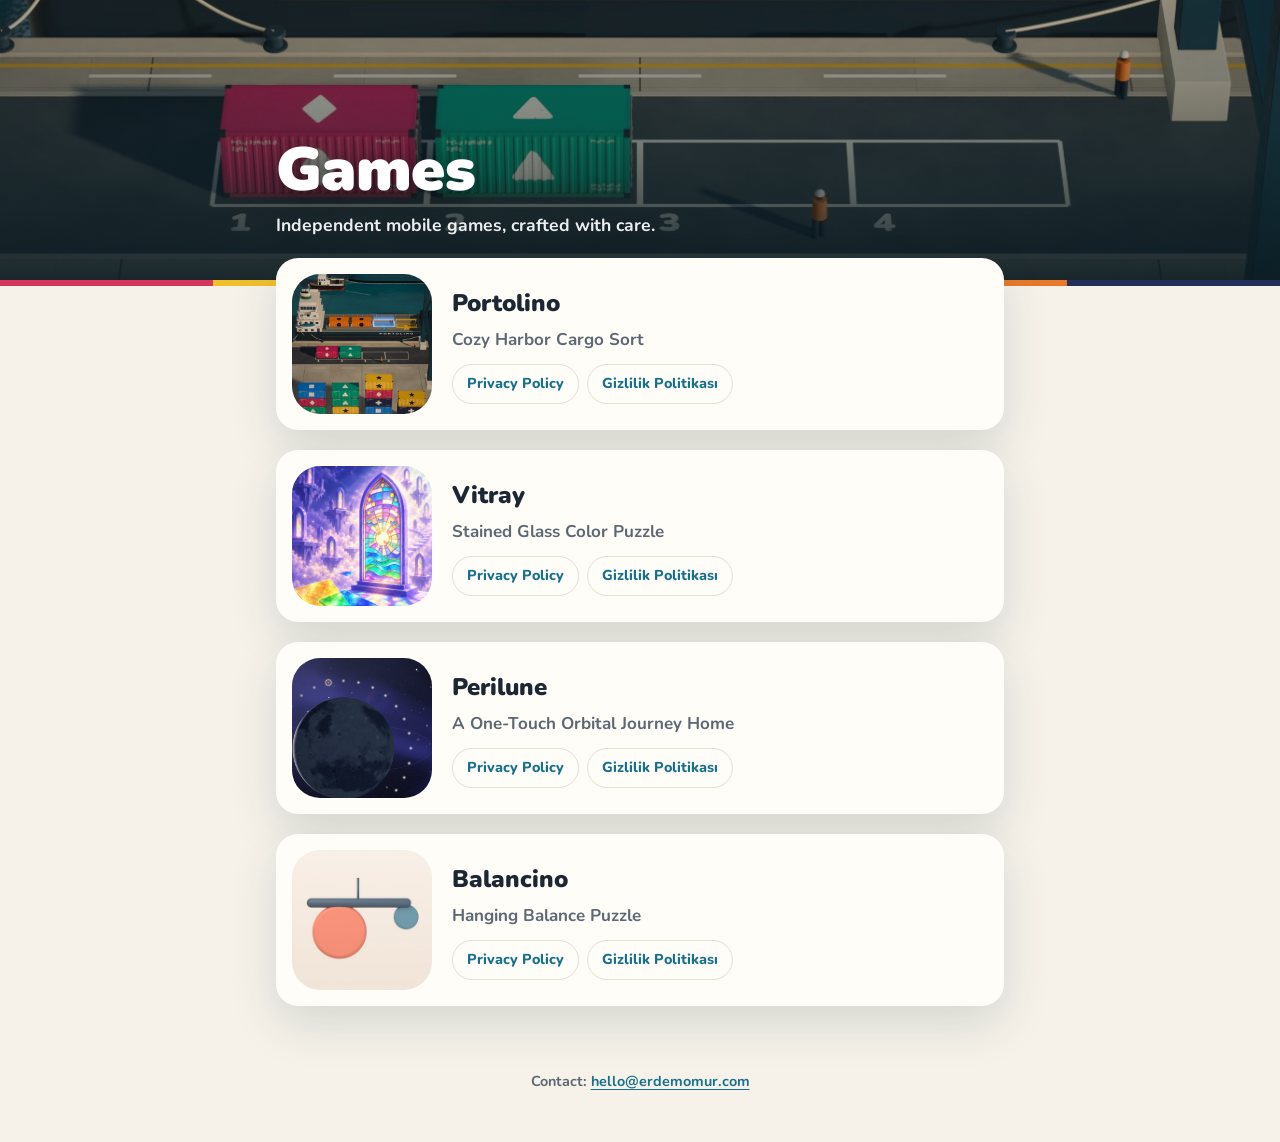
<file: index.html>
<!doctype html>
<html lang="en">
<head>
<meta charset="utf-8">
<meta name="viewport" content="width=device-width, initial-scale=1">
<title>Games</title>
<link rel="stylesheet" href="assets/style.css">
</head>
<body>
<header class="hero" style="background-image: url('assets/portolino/banner.jpg'); min-height: 280px">
<div class="hero-inner">
<p class="wordmark">Games</p>
<p class="tagline">Independent mobile games, crafted with care.</p>
</div>
</header>
<div class="stripe"><span></span><span></span><span></span><span></span><span></span><span></span></div>
<main>
<section class="games">
<article class="game">
<img src="assets/portolino/card.jpg" alt="Portolino harbor with colorful containers">
<div>
<h2>Portolino</h2>
<p>Cozy Harbor Cargo Sort</p>
<div class="links"><a href="portolino/privacy/">Privacy Policy</a><a href="portolino/tr/privacy/">Gizlilik Politikası</a></div>
</div>
</article>
<article class="game">
<img src="assets/vitray/card.jpg" alt="Vitray stained-glass window on a floating island">
<div>
<h2>Vitray</h2>
<p>Stained Glass Color Puzzle</p>
<div class="links"><a href="vitray/privacy/">Privacy Policy</a><a href="vitray/tr/privacy/">Gizlilik Politikası</a></div>
</div>
</article>
<article class="game">
<img src="assets/perilune/card.jpg" alt="Perilune: the Moon ringed by the lights of its 28 nights">
<div>
<h2>Perilune</h2>
<p>A One-Touch Orbital Journey Home</p>
<div class="links"><a href="perilune/privacy/">Privacy Policy</a><a href="perilune/tr/privacy/">Gizlilik Politikası</a></div>
</div>
</article>
<article class="game">
<img src="assets/balancino/card.jpg" alt="Balancino: two weights hanging from a balance rod">
<div>
<h2>Balancino</h2>
<p>Hanging Balance Puzzle</p>
<div class="links"><a href="balancino/privacy/">Privacy Policy</a><a href="balancino/tr/privacy/">Gizlilik Politikası</a></div>
</div>
</article>
</section>
</main>
<footer>Contact: <a href="mailto:hello@erdemomur.com">hello@erdemomur.com</a></footer>
</body>
</html>
</file>
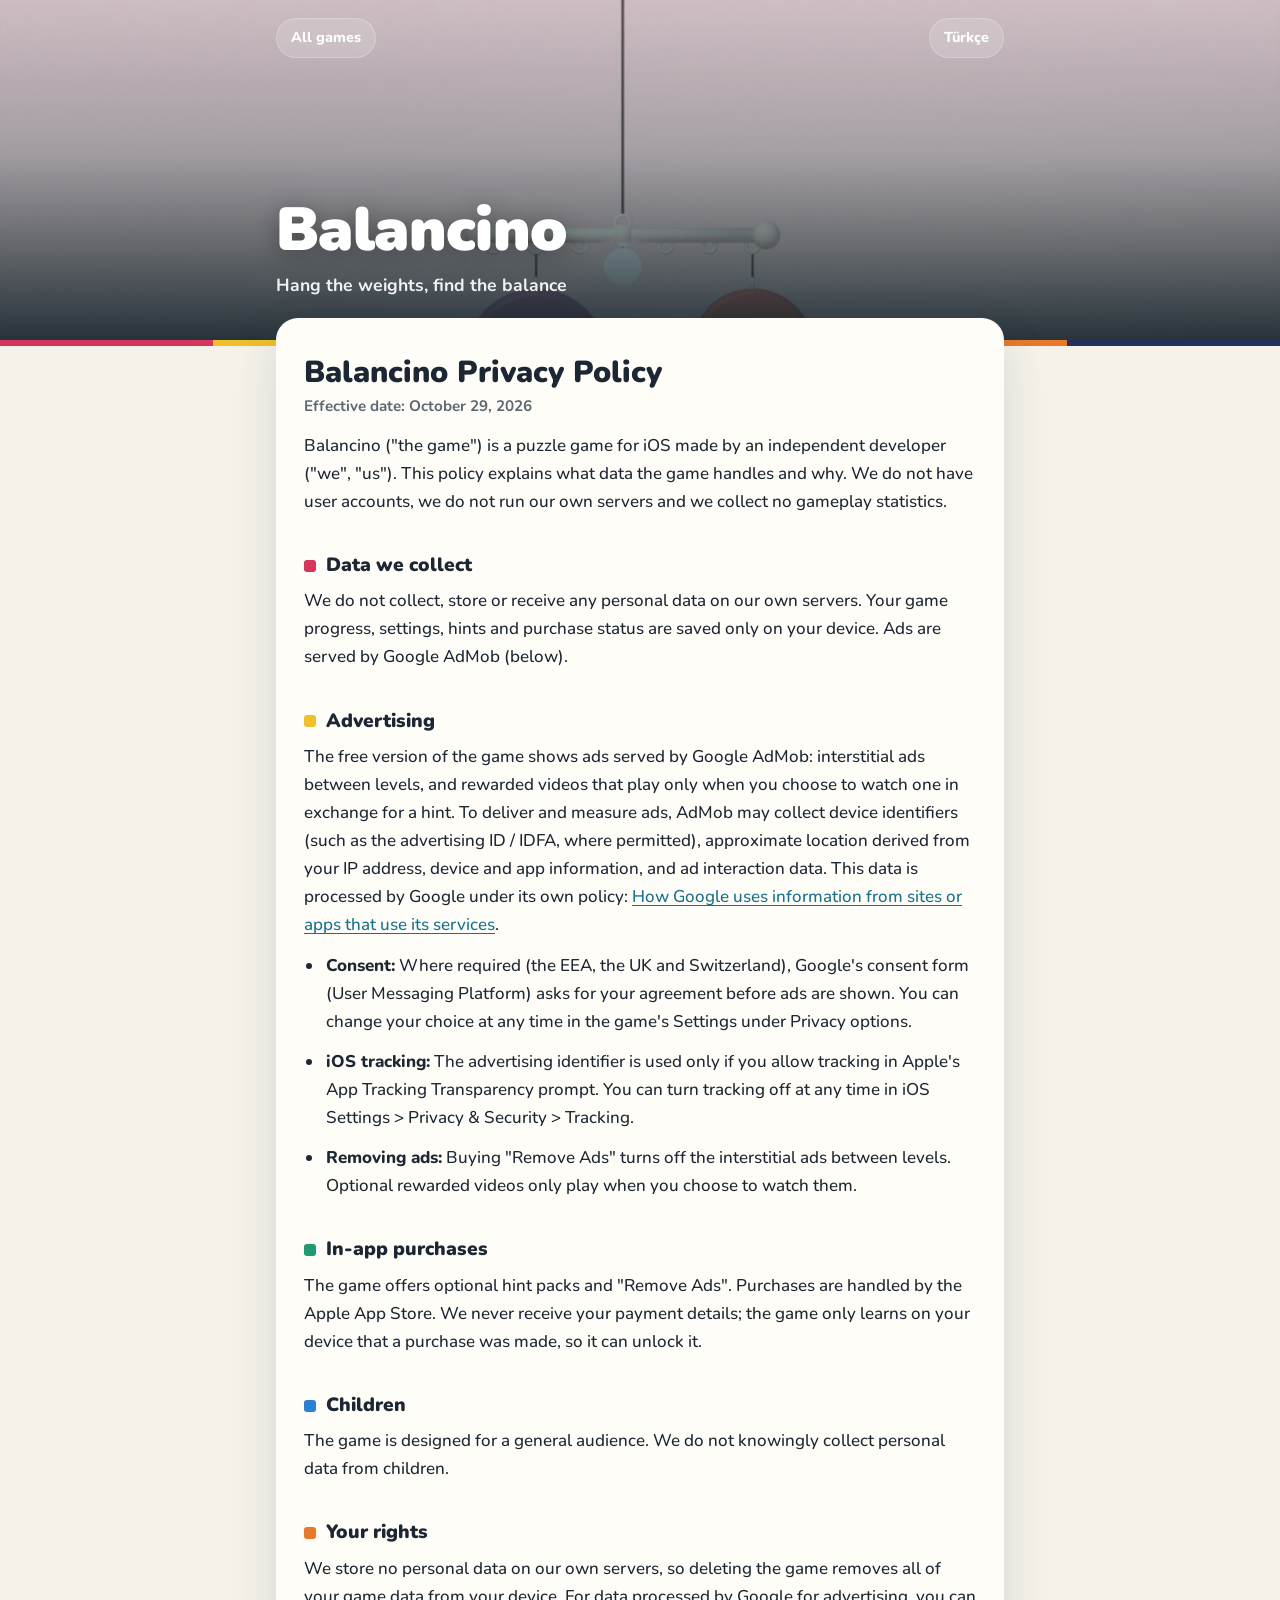
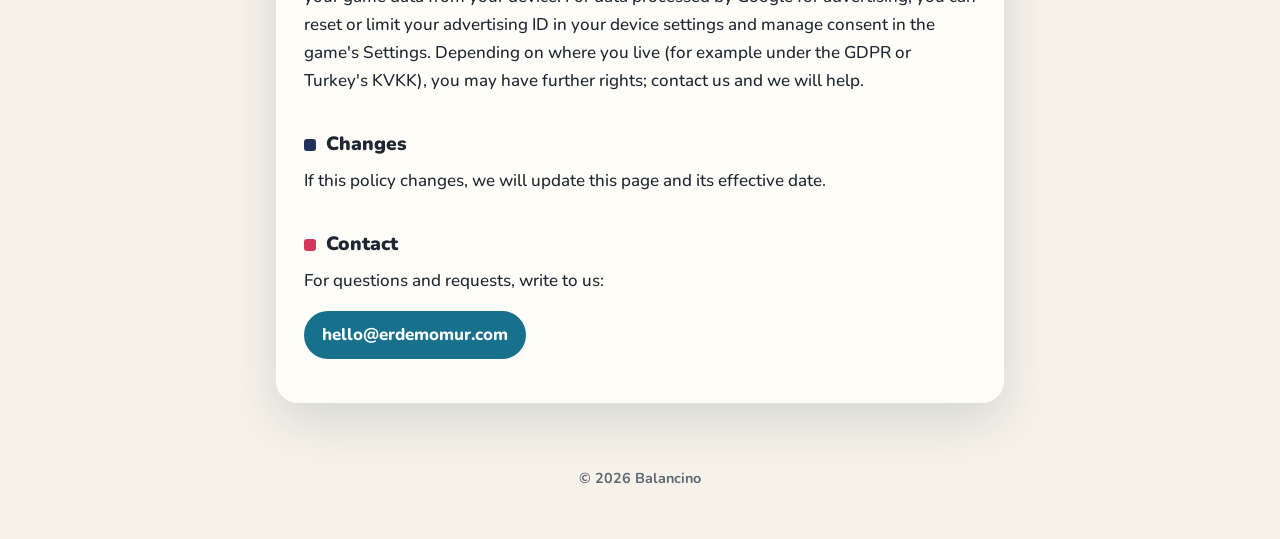
<file: balancino/privacy/index.html>
<!doctype html>
<html lang="en">
<head>
<meta charset="utf-8">
<meta name="viewport" content="width=device-width, initial-scale=1">
<title>Balancino Privacy Policy</title>
<link rel="stylesheet" href="../../assets/style.css">
</head>
<body>
<header class="hero" style="background-image: url('../../assets/balancino/banner.jpg')">
<nav class="topbar"><a href="../../">All games</a><a href="../tr/privacy/">Türkçe</a></nav>
<div class="hero-inner">
<p class="wordmark">Balancino</p>
<p class="tagline">Hang the weights, find the balance</p>
</div>
</header>
<div class="stripe"><span></span><span></span><span></span><span></span><span></span><span></span></div>
<main>
<article class="card">
<h1>Balancino Privacy Policy</h1>
<p class="meta">Effective date: October 29, 2026</p>

<p>Balancino ("the game") is a puzzle game for iOS made by an independent developer ("we", "us"). This policy explains what data the game handles and why. We do not have user accounts, we do not run our own servers and we collect no gameplay statistics.</p>

<h2>Data we collect</h2>
<p>We do not collect, store or receive any personal data on our own servers. Your game progress, settings, hints and purchase status are saved only on your device. Ads are served by Google AdMob (below).</p>

<h2>Advertising</h2>
<p>The free version of the game shows ads served by Google AdMob: interstitial ads between levels, and rewarded videos that play only when you choose to watch one in exchange for a hint. To deliver and measure ads, AdMob may collect device identifiers (such as the advertising ID / IDFA, where permitted), approximate location derived from your IP address, device and app information, and ad interaction data. This data is processed by Google under its own policy: <a href="https://policies.google.com/technologies/partner-sites">How Google uses information from sites or apps that use its services</a>.</p>
<ul>
  <li><strong>Consent:</strong> Where required (the EEA, the UK and Switzerland), Google's consent form (User Messaging Platform) asks for your agreement before ads are shown. You can change your choice at any time in the game's Settings under Privacy options.</li>
  <li><strong>iOS tracking:</strong> The advertising identifier is used only if you allow tracking in Apple's App Tracking Transparency prompt. You can turn tracking off at any time in iOS Settings &gt; Privacy &amp; Security &gt; Tracking.</li>
  <li><strong>Removing ads:</strong> Buying "Remove Ads" turns off the interstitial ads between levels. Optional rewarded videos only play when you choose to watch them.</li>
</ul>

<h2>In-app purchases</h2>
<p>The game offers optional hint packs and "Remove Ads". Purchases are handled by the Apple App Store. We never receive your payment details; the game only learns on your device that a purchase was made, so it can unlock it.</p>

<h2>Children</h2>
<p>The game is designed for a general audience. We do not knowingly collect personal data from children.</p>

<h2>Your rights</h2>
<p>We store no personal data on our own servers, so deleting the game removes all of your game data from your device. For data processed by Google for advertising, you can reset or limit your advertising ID in your device settings and manage consent in the game's Settings. Depending on where you live (for example under the GDPR or Turkey's KVKK), you may have further rights; contact us and we will help.</p>

<h2>Changes</h2>
<p>If this policy changes, we will update this page and its effective date.</p>

<h2>Contact</h2>
<p>For questions and requests, write to us:</p>
<p><a class="contact" href="mailto:hello@erdemomur.com">hello@erdemomur.com</a></p>
</article>
</main>
<footer>© 2026 Balancino</footer>
</body>
</html>
</file>
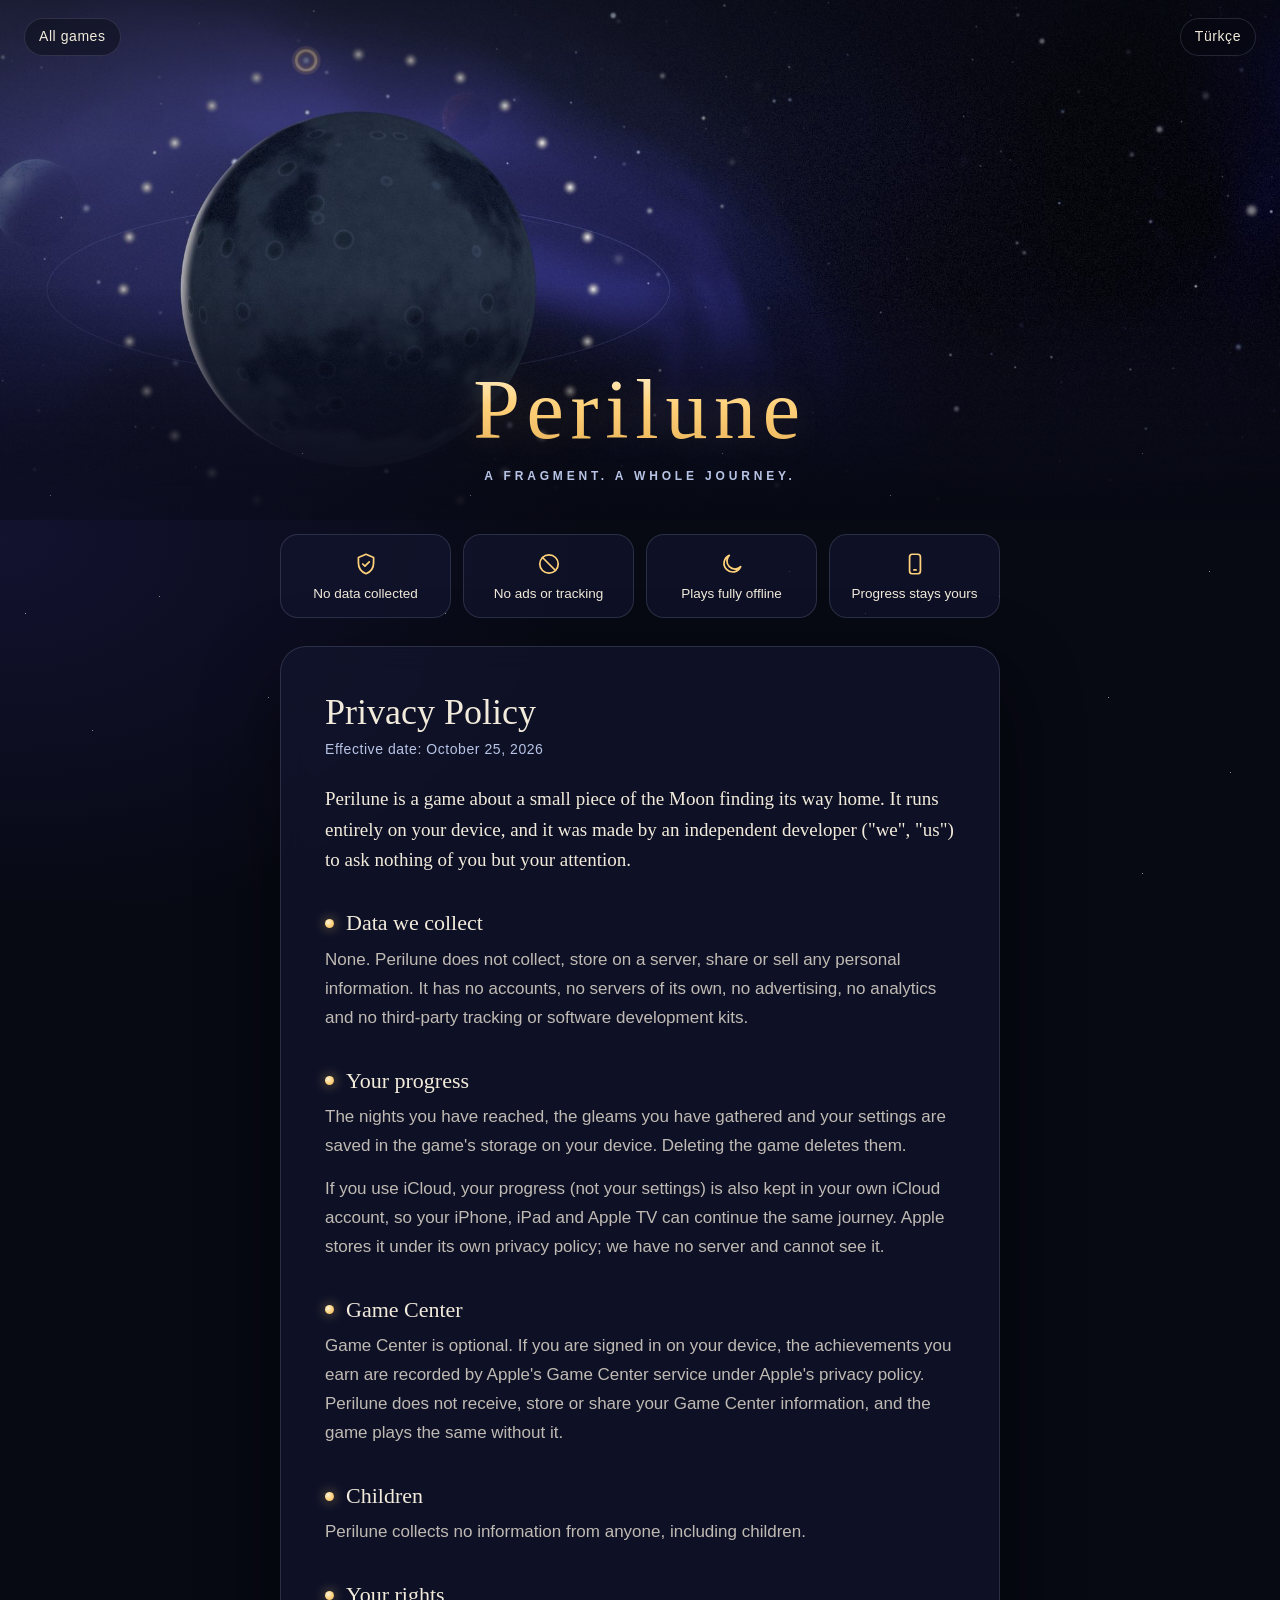
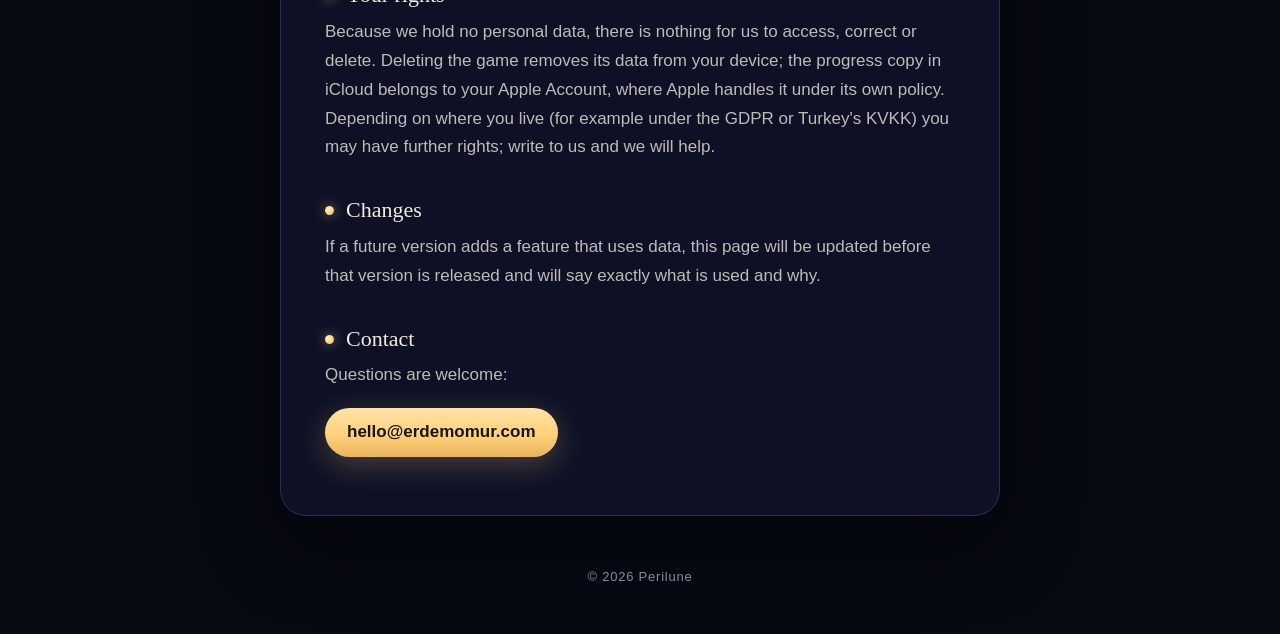
<file: perilune/privacy/index.html>
<!doctype html>
<html lang="en">
<head>
<meta charset="utf-8">
<meta name="viewport" content="width=device-width, initial-scale=1, viewport-fit=cover">
<meta name="theme-color" content="#070913">
<meta name="description" content="Perilune collects no data. No ads, no tracking, no accounts.">
<title>Perilune Privacy Policy</title>
<link rel="stylesheet" href="../../assets/perilune/perilune.css">
</head>
<body>
<header class="hero">
<nav class="topbar"><a href="../../">All games</a><a href="../tr/privacy/" lang="tr">Türkçe</a></nav>
<div class="hero-inner">
<p class="wordmark">Perilune</p>
<p class="tagline">A fragment. A whole journey.</p>
</div>
</header>
<main>
<ul class="glance">
<li><svg viewBox="0 0 24 24" aria-hidden="true"><path d="M12 3l7 3v5c0 4.5-3 8.3-7 10-4-1.7-7-5.5-7-10V6z"/><path d="M9 12l2 2 4-4"/></svg>No data collected</li>
<li><svg viewBox="0 0 24 24" aria-hidden="true"><circle cx="12" cy="12" r="8.5"/><path d="M6 6l12 12"/></svg>No ads or tracking</li>
<li><svg viewBox="0 0 24 24" aria-hidden="true"><path d="M20 14.5A8 8 0 1 1 9.5 4a6.5 6.5 0 0 0 10.5 10.5z"/></svg>Plays fully offline</li>
<li><svg viewBox="0 0 24 24" aria-hidden="true"><rect x="7" y="3" width="10" height="18" rx="2.5"/><path d="M11 17.5h2"/></svg>Progress stays yours</li>
</ul>
<article class="card">
<h1>Privacy Policy</h1>
<p class="meta">Effective date: October 25, 2026</p>

<p class="lead">Perilune is a game about a small piece of the Moon finding its way home. It runs entirely on your device, and it was made by an independent developer ("we", "us") to ask nothing of you but your attention.</p>

<h2>Data we collect</h2>
<p>None. Perilune does not collect, store on a server, share or sell any personal information. It has no accounts, no servers of its own, no advertising, no analytics and no third-party tracking or software development kits.</p>

<h2>Your progress</h2>
<p>The nights you have reached, the gleams you have gathered and your settings are saved in the game's storage on your device. Deleting the game deletes them.</p>
<p>If you use iCloud, your progress (not your settings) is also kept in your own iCloud account, so your iPhone, iPad and Apple TV can continue the same journey. Apple stores it under its own privacy policy; we have no server and cannot see it.</p>

<h2>Game Center</h2>
<p>Game Center is optional. If you are signed in on your device, the achievements you earn are recorded by Apple's Game Center service under Apple's privacy policy. Perilune does not receive, store or share your Game Center information, and the game plays the same without it.</p>

<h2>Children</h2>
<p>Perilune collects no information from anyone, including children.</p>

<h2>Your rights</h2>
<p>Because we hold no personal data, there is nothing for us to access, correct or delete. Deleting the game removes its data from your device; the progress copy in iCloud belongs to your Apple Account, where Apple handles it under its own policy. Depending on where you live (for example under the GDPR or Turkey's KVKK) you may have further rights; write to us and we will help.</p>

<h2>Changes</h2>
<p>If a future version adds a feature that uses data, this page will be updated before that version is released and will say exactly what is used and why.</p>

<h2>Contact</h2>
<p>Questions are welcome:</p>
<p><a class="contact" href="mailto:hello@erdemomur.com">hello@erdemomur.com</a></p>
</article>
</main>
<footer>© 2026 Perilune</footer>
</body>
</html>
</file>
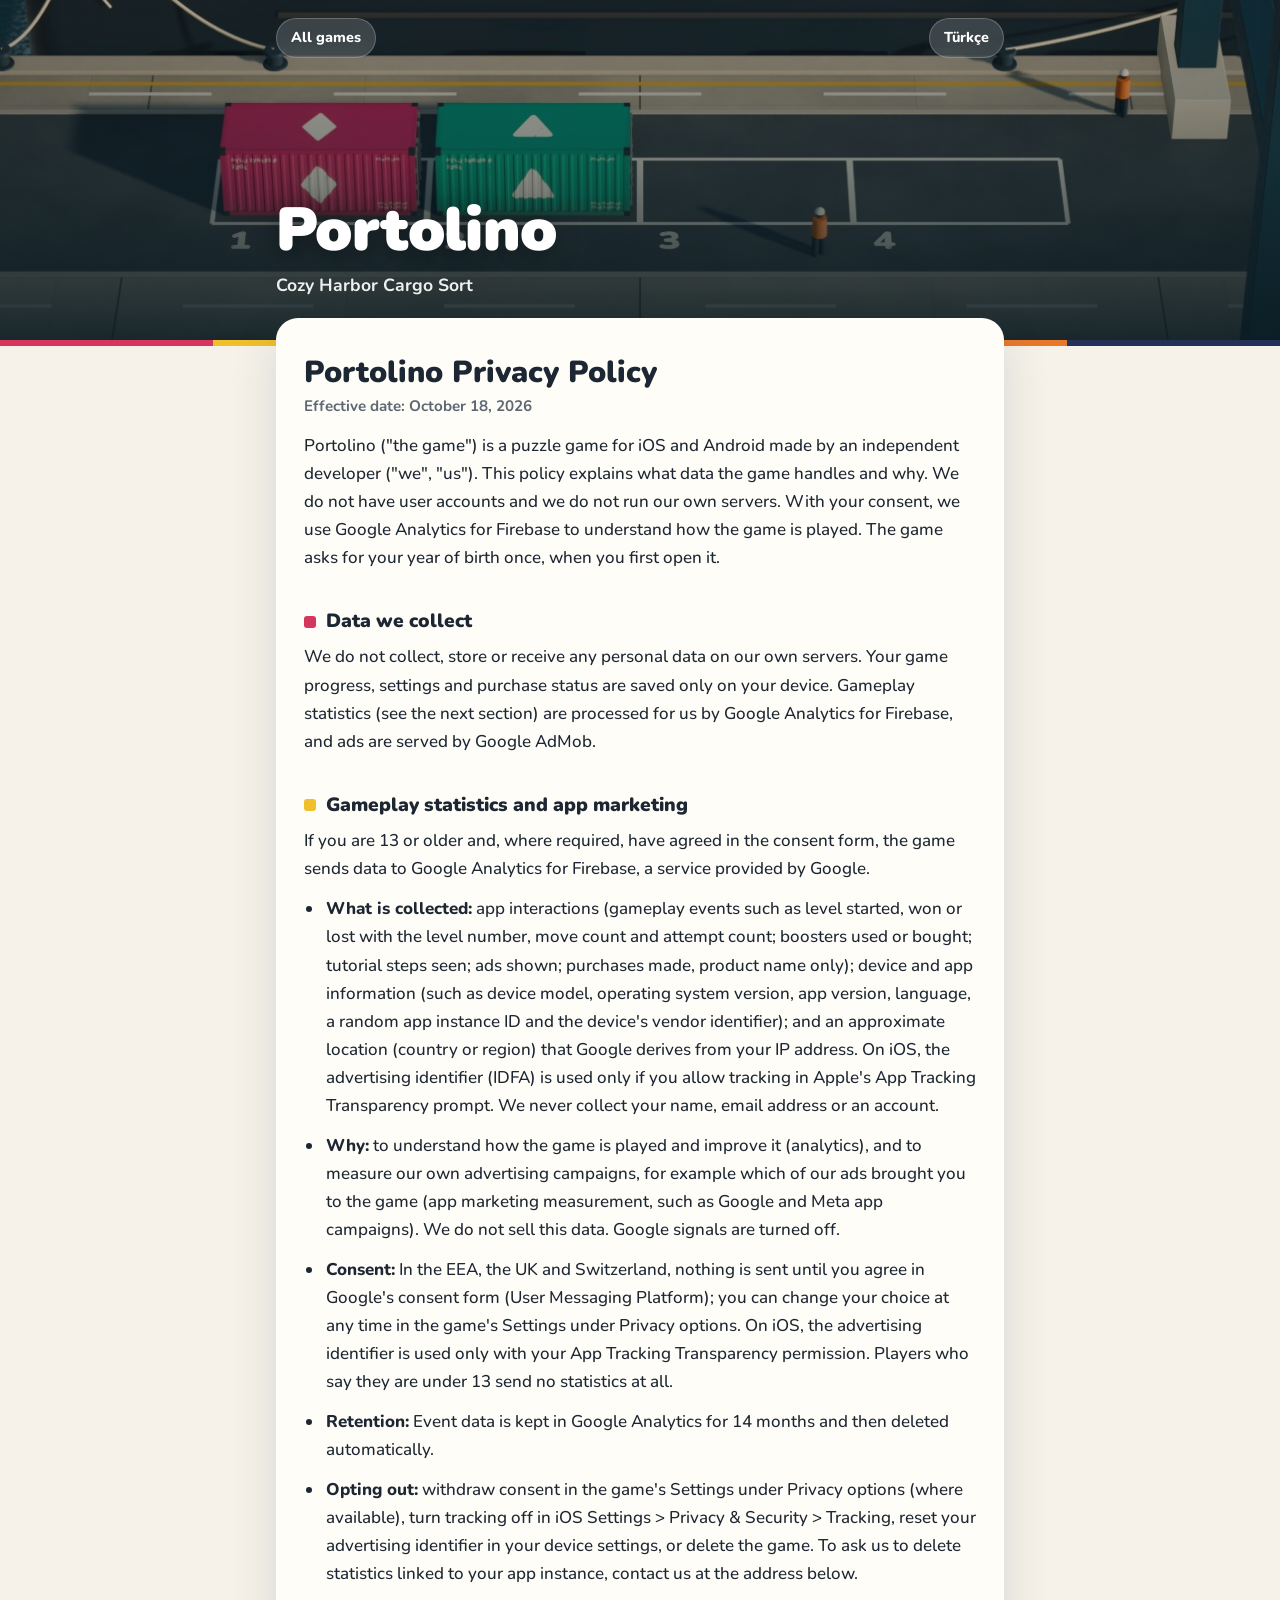
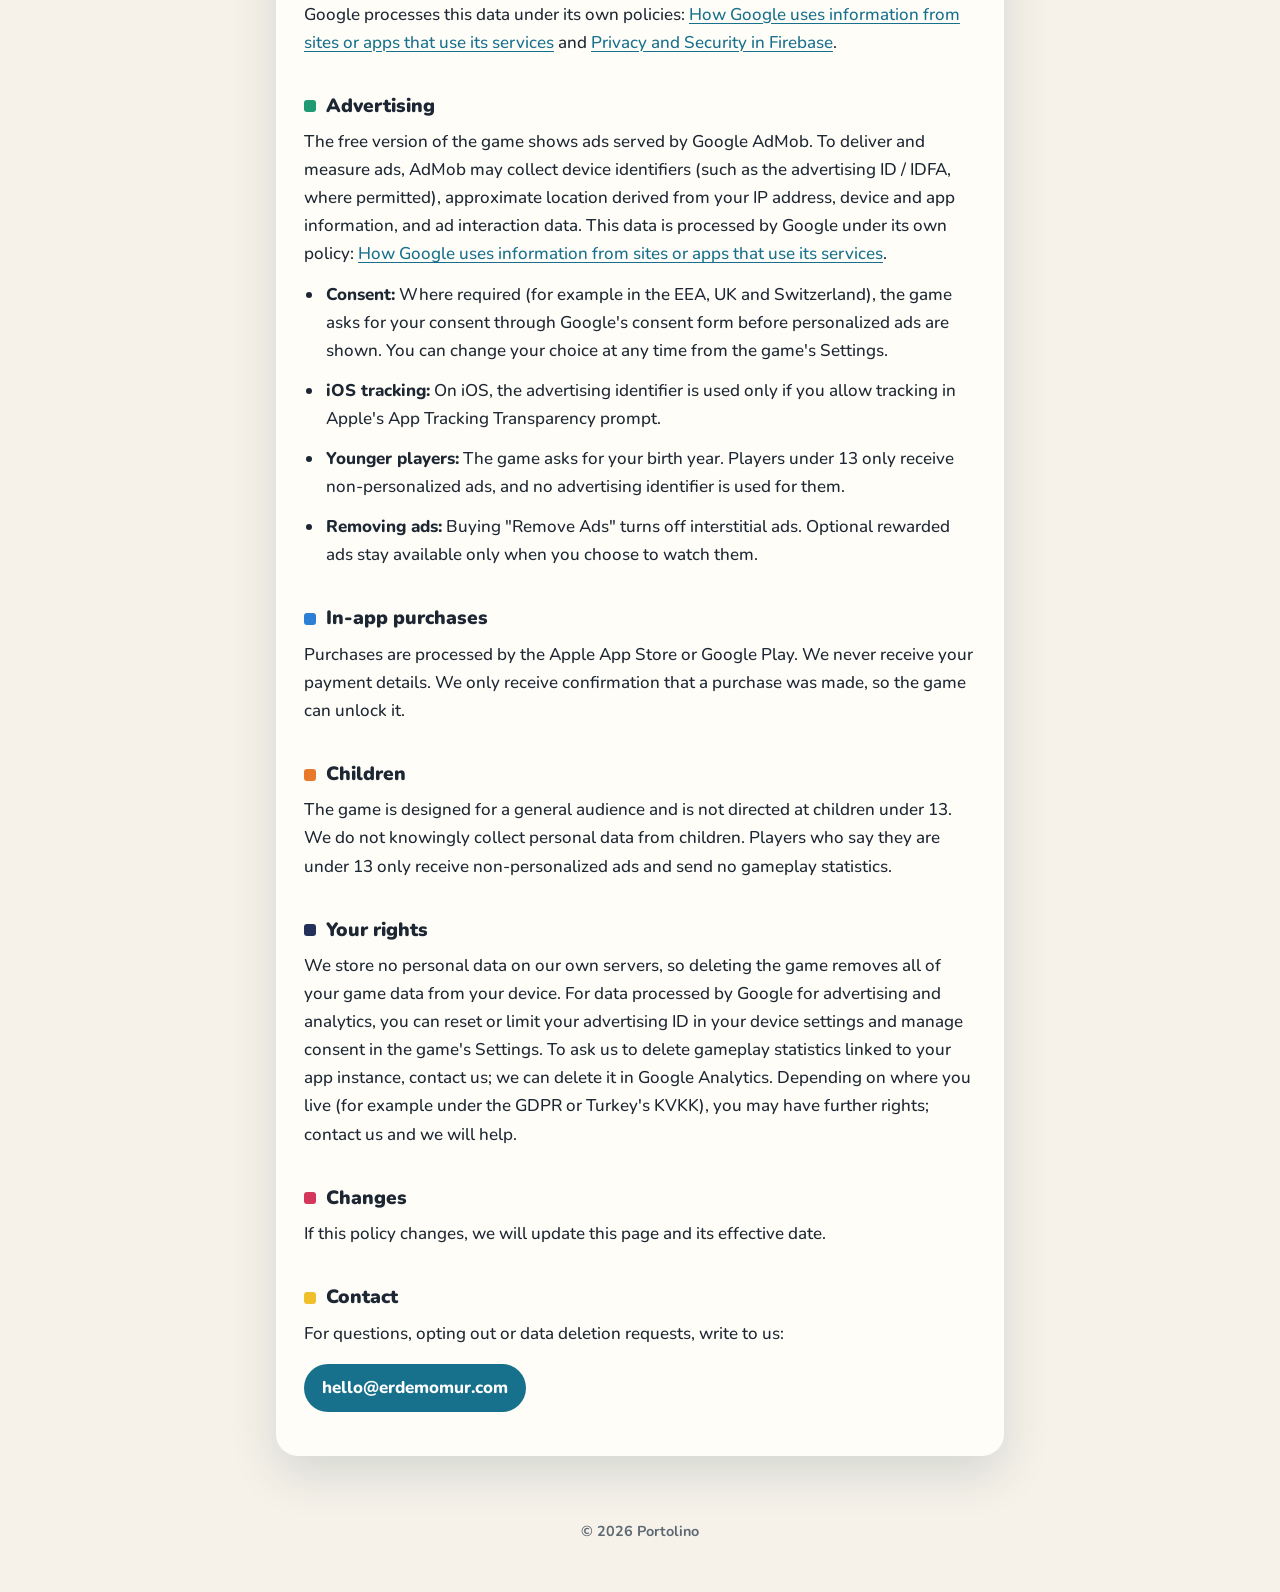
<file: portolino/privacy/index.html>
<!doctype html>
<html lang="en">
<head>
<meta charset="utf-8">
<meta name="viewport" content="width=device-width, initial-scale=1">
<title>Portolino Privacy Policy</title>
<link rel="stylesheet" href="../../assets/style.css">
</head>
<body>
<header class="hero" style="background-image: url('../../assets/portolino/banner.jpg')">
<nav class="topbar"><a href="../../">All games</a><a href="../tr/privacy/">Türkçe</a></nav>
<div class="hero-inner">
<p class="wordmark">Portolino</p>
<p class="tagline">Cozy Harbor Cargo Sort</p>
</div>
</header>
<div class="stripe"><span></span><span></span><span></span><span></span><span></span><span></span></div>
<main>
<article class="card">
<h1>Portolino Privacy Policy</h1>
<p class="meta">Effective date: October 18, 2026</p>

<p>Portolino ("the game") is a puzzle game for iOS and Android made by an independent developer ("we", "us"). This policy explains what data the game handles and why. We do not have user accounts and we do not run our own servers. With your consent, we use Google Analytics for Firebase to understand how the game is played. The game asks for your year of birth once, when you first open it.</p>

<h2>Data we collect</h2>
<p>We do not collect, store or receive any personal data on our own servers. Your game progress, settings and purchase status are saved only on your device. Gameplay statistics (see the next section) are processed for us by Google Analytics for Firebase, and ads are served by Google AdMob.</p>

<h2>Gameplay statistics and app marketing</h2>
<p>If you are 13 or older and, where required, have agreed in the consent form, the game sends data to Google Analytics for Firebase, a service provided by Google.</p>
<ul>
  <li><strong>What is collected:</strong> app interactions (gameplay events such as level started, won or lost with the level number, move count and attempt count; boosters used or bought; tutorial steps seen; ads shown; purchases made, product name only); device and app information (such as device model, operating system version, app version, language, a random app instance ID and the device's vendor identifier); and an approximate location (country or region) that Google derives from your IP address. On iOS, the advertising identifier (IDFA) is used only if you allow tracking in Apple's App Tracking Transparency prompt. We never collect your name, email address or an account.</li>
  <li><strong>Why:</strong> to understand how the game is played and improve it (analytics), and to measure our own advertising campaigns, for example which of our ads brought you to the game (app marketing measurement, such as Google and Meta app campaigns). We do not sell this data. Google signals are turned off.</li>
  <li><strong>Consent:</strong> In the EEA, the UK and Switzerland, nothing is sent until you agree in Google's consent form (User Messaging Platform); you can change your choice at any time in the game's Settings under Privacy options. On iOS, the advertising identifier is used only with your App Tracking Transparency permission. Players who say they are under 13 send no statistics at all.</li>
  <li><strong>Retention:</strong> Event data is kept in Google Analytics for 14 months and then deleted automatically.</li>
  <li><strong>Opting out:</strong> withdraw consent in the game's Settings under Privacy options (where available), turn tracking off in iOS Settings &gt; Privacy &amp; Security &gt; Tracking, reset your advertising identifier in your device settings, or delete the game. To ask us to delete statistics linked to your app instance, contact us at the address below.</li>
</ul>
<p>Google processes this data under its own policies: <a href="https://policies.google.com/technologies/partner-sites">How Google uses information from sites or apps that use its services</a> and <a href="https://firebase.google.com/support/privacy">Privacy and Security in Firebase</a>.</p>

<h2>Advertising</h2>
<p>The free version of the game shows ads served by Google AdMob. To deliver and measure ads, AdMob may collect device identifiers (such as the advertising ID / IDFA, where permitted), approximate location derived from your IP address, device and app information, and ad interaction data. This data is processed by Google under its own policy: <a href="https://policies.google.com/technologies/ads">How Google uses information from sites or apps that use its services</a>.</p>
<ul>
  <li><strong>Consent:</strong> Where required (for example in the EEA, UK and Switzerland), the game asks for your consent through Google's consent form before personalized ads are shown. You can change your choice at any time from the game's Settings.</li>
  <li><strong>iOS tracking:</strong> On iOS, the advertising identifier is used only if you allow tracking in Apple's App Tracking Transparency prompt.</li>
  <li><strong>Younger players:</strong> The game asks for your birth year. Players under 13 only receive non-personalized ads, and no advertising identifier is used for them.</li>
  <li><strong>Removing ads:</strong> Buying "Remove Ads" turns off interstitial ads. Optional rewarded ads stay available only when you choose to watch them.</li>
</ul>

<h2>In-app purchases</h2>
<p>Purchases are processed by the Apple App Store or Google Play. We never receive your payment details. We only receive confirmation that a purchase was made, so the game can unlock it.</p>

<h2>Children</h2>
<p>The game is designed for a general audience and is not directed at children under 13. We do not knowingly collect personal data from children. Players who say they are under 13 only receive non-personalized ads and send no gameplay statistics.</p>

<h2>Your rights</h2>
<p>We store no personal data on our own servers, so deleting the game removes all of your game data from your device. For data processed by Google for advertising and analytics, you can reset or limit your advertising ID in your device settings and manage consent in the game's Settings. To ask us to delete gameplay statistics linked to your app instance, contact us; we can delete it in Google Analytics. Depending on where you live (for example under the GDPR or Turkey's KVKK), you may have further rights; contact us and we will help.</p>

<h2>Changes</h2>
<p>If this policy changes, we will update this page and its effective date.</p>

<h2>Contact</h2>
<p>For questions, opting out or data deletion requests, write to us:</p>
<p><a class="contact" href="mailto:hello@erdemomur.com">hello@erdemomur.com</a></p>
</article>
</main>
<footer>© 2026 Portolino</footer>
</body>
</html>
</file>
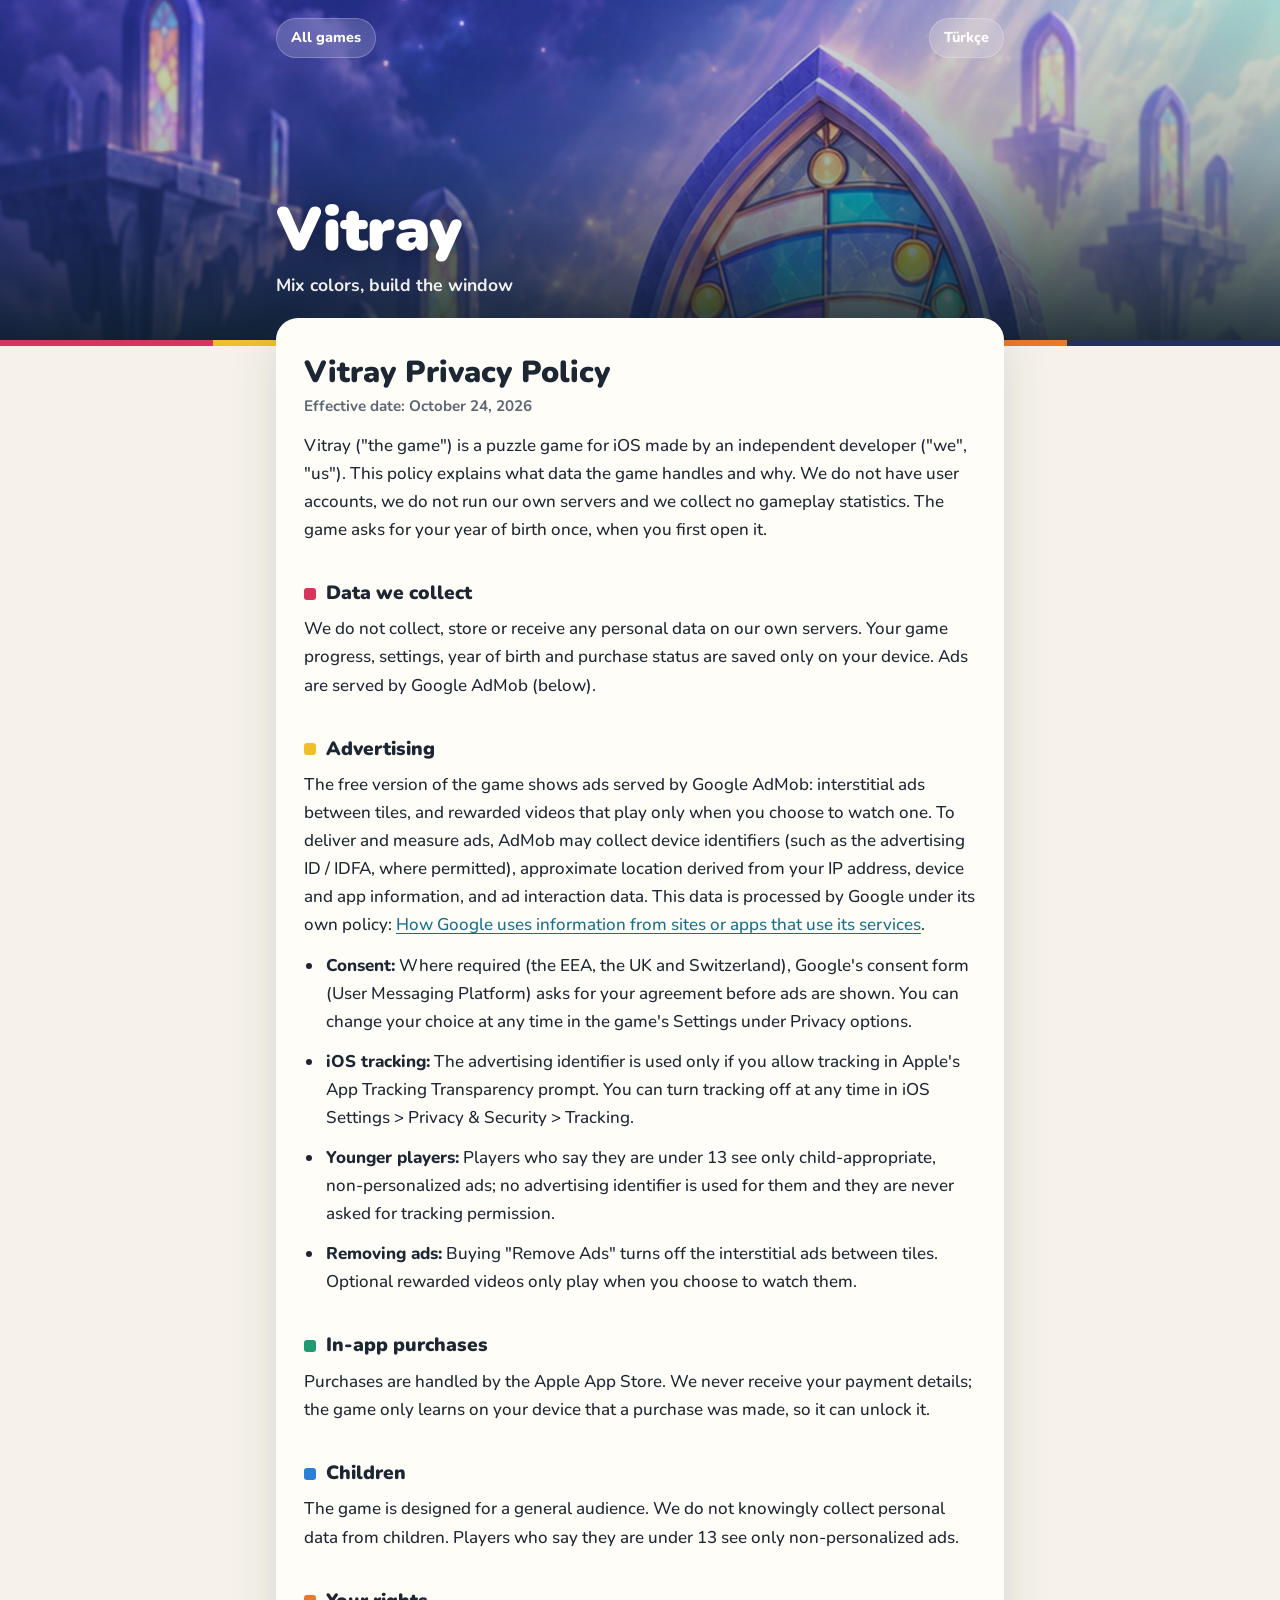
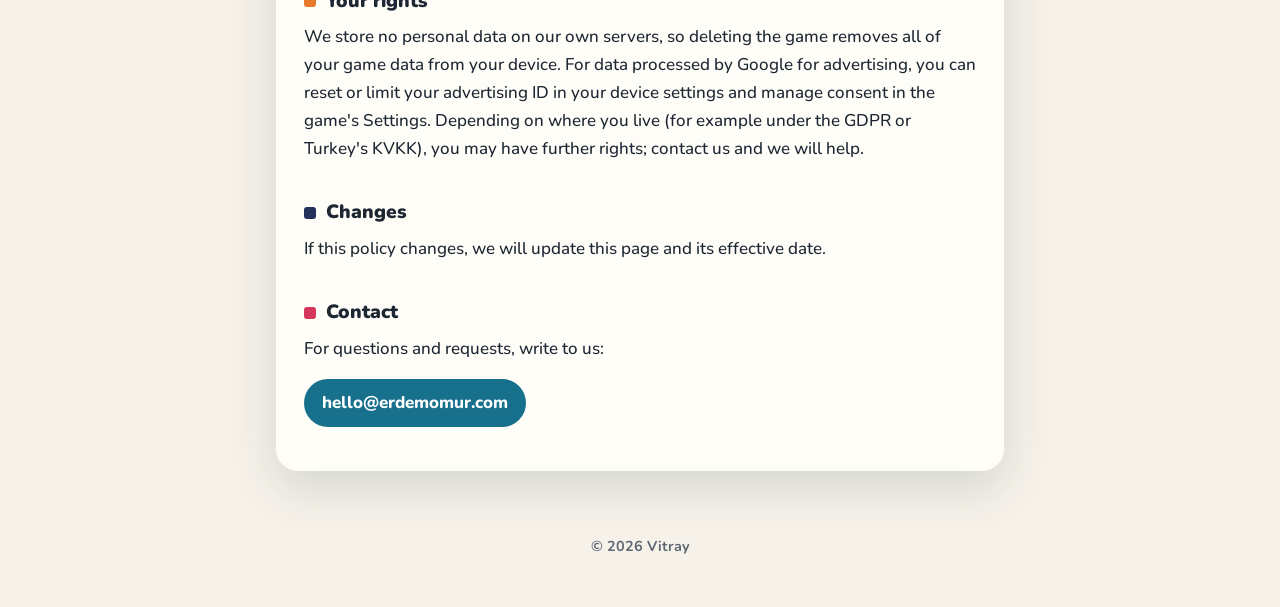
<file: vitray/privacy/index.html>
<!doctype html>
<html lang="en">
<head>
<meta charset="utf-8">
<meta name="viewport" content="width=device-width, initial-scale=1">
<title>Vitray Privacy Policy</title>
<link rel="stylesheet" href="../../assets/style.css">
</head>
<body>
<header class="hero" style="background-image: url('../../assets/vitray/banner.jpg')">
<nav class="topbar"><a href="../../">All games</a><a href="../tr/privacy/">Türkçe</a></nav>
<div class="hero-inner">
<p class="wordmark">Vitray</p>
<p class="tagline">Mix colors, build the window</p>
</div>
</header>
<div class="stripe"><span></span><span></span><span></span><span></span><span></span><span></span></div>
<main>
<article class="card">
<h1>Vitray Privacy Policy</h1>
<p class="meta">Effective date: October 24, 2026</p>

<p>Vitray ("the game") is a puzzle game for iOS made by an independent developer ("we", "us"). This policy explains what data the game handles and why. We do not have user accounts, we do not run our own servers and we collect no gameplay statistics. The game asks for your year of birth once, when you first open it.</p>

<h2>Data we collect</h2>
<p>We do not collect, store or receive any personal data on our own servers. Your game progress, settings, year of birth and purchase status are saved only on your device. Ads are served by Google AdMob (below).</p>

<h2>Advertising</h2>
<p>The free version of the game shows ads served by Google AdMob: interstitial ads between tiles, and rewarded videos that play only when you choose to watch one. To deliver and measure ads, AdMob may collect device identifiers (such as the advertising ID / IDFA, where permitted), approximate location derived from your IP address, device and app information, and ad interaction data. This data is processed by Google under its own policy: <a href="https://policies.google.com/technologies/partner-sites">How Google uses information from sites or apps that use its services</a>.</p>
<ul>
  <li><strong>Consent:</strong> Where required (the EEA, the UK and Switzerland), Google's consent form (User Messaging Platform) asks for your agreement before ads are shown. You can change your choice at any time in the game's Settings under Privacy options.</li>
  <li><strong>iOS tracking:</strong> The advertising identifier is used only if you allow tracking in Apple's App Tracking Transparency prompt. You can turn tracking off at any time in iOS Settings &gt; Privacy &amp; Security &gt; Tracking.</li>
  <li><strong>Younger players:</strong> Players who say they are under 13 see only child-appropriate, non-personalized ads; no advertising identifier is used for them and they are never asked for tracking permission.</li>
  <li><strong>Removing ads:</strong> Buying "Remove Ads" turns off the interstitial ads between tiles. Optional rewarded videos only play when you choose to watch them.</li>
</ul>

<h2>In-app purchases</h2>
<p>Purchases are handled by the Apple App Store. We never receive your payment details; the game only learns on your device that a purchase was made, so it can unlock it.</p>

<h2>Children</h2>
<p>The game is designed for a general audience. We do not knowingly collect personal data from children. Players who say they are under 13 see only non-personalized ads.</p>

<h2>Your rights</h2>
<p>We store no personal data on our own servers, so deleting the game removes all of your game data from your device. For data processed by Google for advertising, you can reset or limit your advertising ID in your device settings and manage consent in the game's Settings. Depending on where you live (for example under the GDPR or Turkey's KVKK), you may have further rights; contact us and we will help.</p>

<h2>Changes</h2>
<p>If this policy changes, we will update this page and its effective date.</p>

<h2>Contact</h2>
<p>For questions and requests, write to us:</p>
<p><a class="contact" href="mailto:hello@erdemomur.com">hello@erdemomur.com</a></p>
</article>
</main>
<footer>© 2026 Vitray</footer>
</body>
</html>
</file>
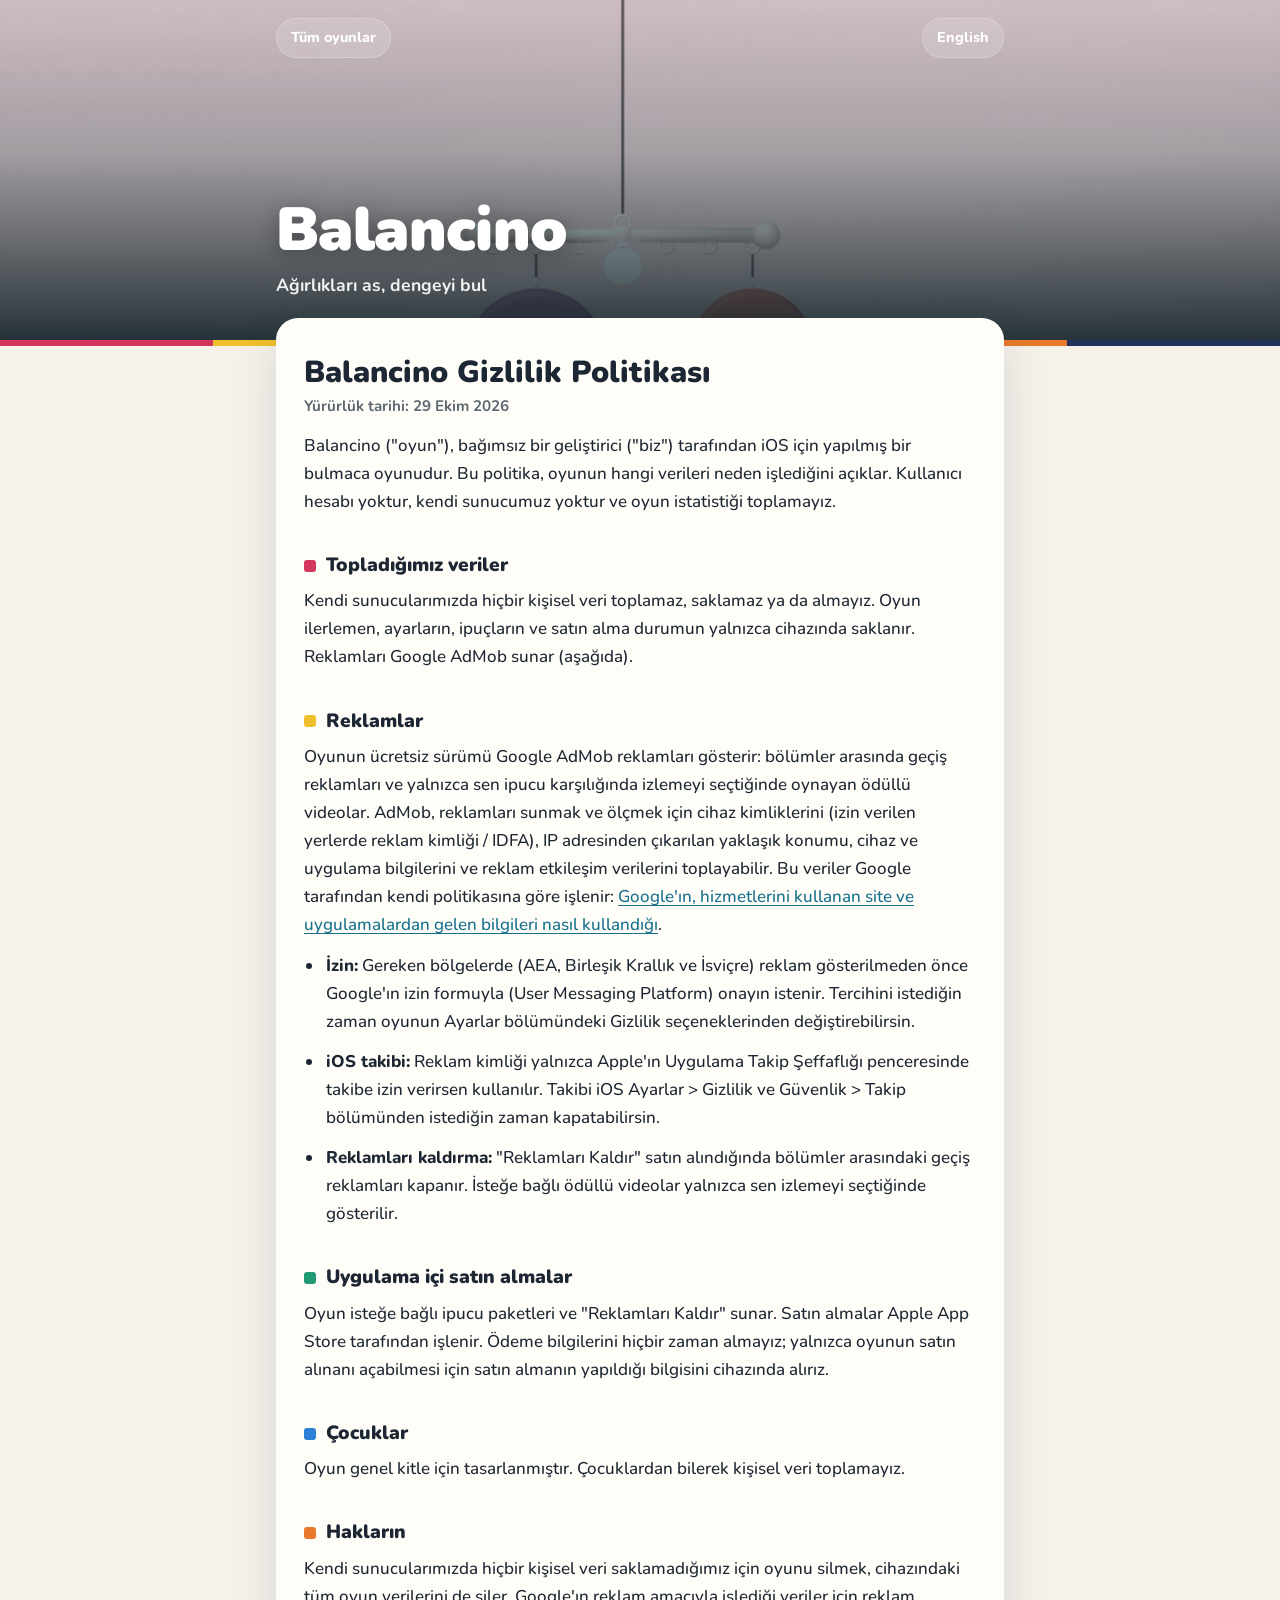
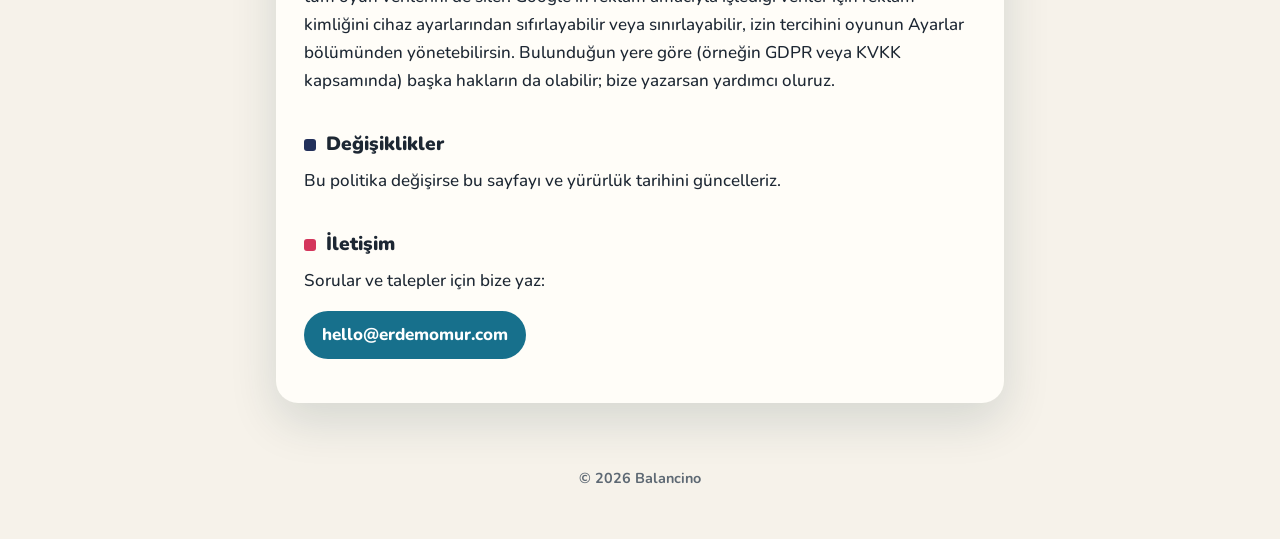
<file: balancino/tr/privacy/index.html>
<!doctype html>
<html lang="tr">
<head>
<meta charset="utf-8">
<meta name="viewport" content="width=device-width, initial-scale=1">
<title>Balancino Gizlilik Politikası</title>
<link rel="stylesheet" href="../../../assets/style.css">
</head>
<body>
<header class="hero" style="background-image: url('../../../assets/balancino/banner.jpg')">
<nav class="topbar"><a href="../../../">Tüm oyunlar</a><a href="../../privacy/">English</a></nav>
<div class="hero-inner">
<p class="wordmark">Balancino</p>
<p class="tagline">Ağırlıkları as, dengeyi bul</p>
</div>
</header>
<div class="stripe"><span></span><span></span><span></span><span></span><span></span><span></span></div>
<main>
<article class="card">
<h1>Balancino Gizlilik Politikası</h1>
<p class="meta">Yürürlük tarihi: 29 Ekim 2026</p>

<p>Balancino ("oyun"), bağımsız bir geliştirici ("biz") tarafından iOS için yapılmış bir bulmaca oyunudur. Bu politika, oyunun hangi verileri neden işlediğini açıklar. Kullanıcı hesabı yoktur, kendi sunucumuz yoktur ve oyun istatistiği toplamayız.</p>

<h2>Topladığımız veriler</h2>
<p>Kendi sunucularımızda hiçbir kişisel veri toplamaz, saklamaz ya da almayız. Oyun ilerlemen, ayarların, ipuçların ve satın alma durumun yalnızca cihazında saklanır. Reklamları Google AdMob sunar (aşağıda).</p>

<h2>Reklamlar</h2>
<p>Oyunun ücretsiz sürümü Google AdMob reklamları gösterir: bölümler arasında geçiş reklamları ve yalnızca sen ipucu karşılığında izlemeyi seçtiğinde oynayan ödüllü videolar. AdMob, reklamları sunmak ve ölçmek için cihaz kimliklerini (izin verilen yerlerde reklam kimliği / IDFA), IP adresinden çıkarılan yaklaşık konumu, cihaz ve uygulama bilgilerini ve reklam etkileşim verilerini toplayabilir. Bu veriler Google tarafından kendi politikasına göre işlenir: <a href="https://policies.google.com/technologies/partner-sites">Google'ın, hizmetlerini kullanan site ve uygulamalardan gelen bilgileri nasıl kullandığı</a>.</p>
<ul>
  <li><strong>İzin:</strong> Gereken bölgelerde (AEA, Birleşik Krallık ve İsviçre) reklam gösterilmeden önce Google'ın izin formuyla (User Messaging Platform) onayın istenir. Tercihini istediğin zaman oyunun Ayarlar bölümündeki Gizlilik seçeneklerinden değiştirebilirsin.</li>
  <li><strong>iOS takibi:</strong> Reklam kimliği yalnızca Apple'ın Uygulama Takip Şeffaflığı penceresinde takibe izin verirsen kullanılır. Takibi iOS Ayarlar &gt; Gizlilik ve Güvenlik &gt; Takip bölümünden istediğin zaman kapatabilirsin.</li>
  <li><strong>Reklamları kaldırma:</strong> "Reklamları Kaldır" satın alındığında bölümler arasındaki geçiş reklamları kapanır. İsteğe bağlı ödüllü videolar yalnızca sen izlemeyi seçtiğinde gösterilir.</li>
</ul>

<h2>Uygulama içi satın almalar</h2>
<p>Oyun isteğe bağlı ipucu paketleri ve "Reklamları Kaldır" sunar. Satın almalar Apple App Store tarafından işlenir. Ödeme bilgilerini hiçbir zaman almayız; yalnızca oyunun satın alınanı açabilmesi için satın almanın yapıldığı bilgisini cihazında alırız.</p>

<h2>Çocuklar</h2>
<p>Oyun genel kitle için tasarlanmıştır. Çocuklardan bilerek kişisel veri toplamayız.</p>

<h2>Hakların</h2>
<p>Kendi sunucularımızda hiçbir kişisel veri saklamadığımız için oyunu silmek, cihazındaki tüm oyun verilerini de siler. Google'ın reklam amacıyla işlediği veriler için reklam kimliğini cihaz ayarlarından sıfırlayabilir veya sınırlayabilir, izin tercihini oyunun Ayarlar bölümünden yönetebilirsin. Bulunduğun yere göre (örneğin GDPR veya KVKK kapsamında) başka hakların da olabilir; bize yazarsan yardımcı oluruz.</p>

<h2>Değişiklikler</h2>
<p>Bu politika değişirse bu sayfayı ve yürürlük tarihini güncelleriz.</p>

<h2>İletişim</h2>
<p>Sorular ve talepler için bize yaz:</p>
<p><a class="contact" href="mailto:hello@erdemomur.com">hello@erdemomur.com</a></p>
</article>
</main>
<footer>© 2026 Balancino</footer>
</body>
</html>
</file>
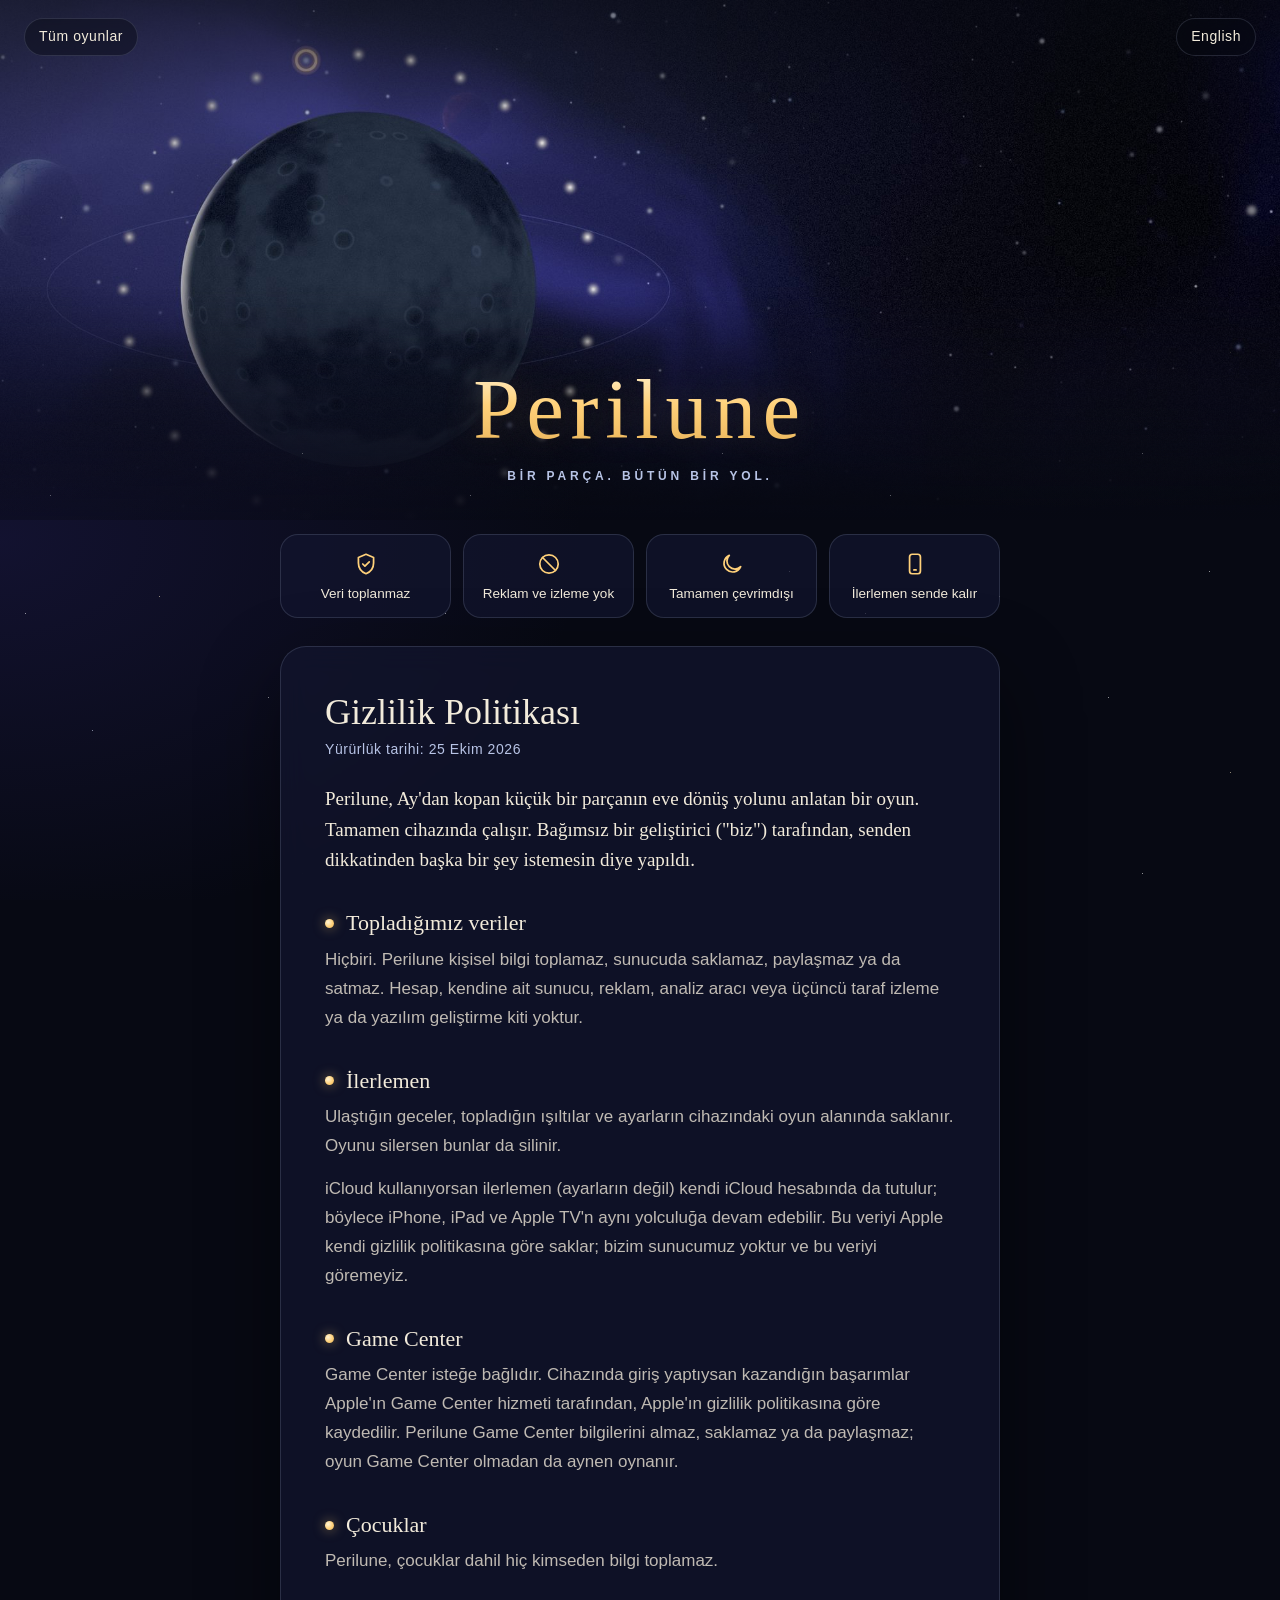
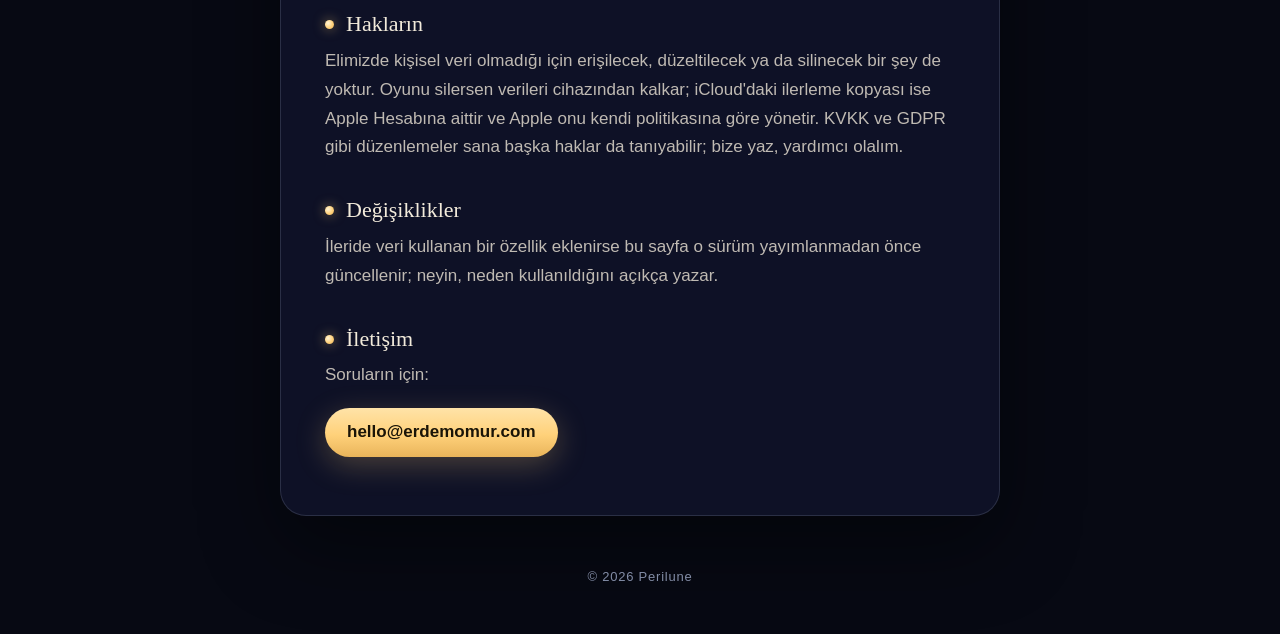
<file: perilune/tr/privacy/index.html>
<!doctype html>
<html lang="tr">
<head>
<meta charset="utf-8">
<meta name="viewport" content="width=device-width, initial-scale=1, viewport-fit=cover">
<meta name="theme-color" content="#070913">
<meta name="description" content="Perilune hiçbir veri toplamaz. Reklam, izleme ve hesap yok.">
<title>Perilune Gizlilik Politikası</title>
<link rel="stylesheet" href="../../../assets/perilune/perilune.css">
</head>
<body>
<header class="hero">
<nav class="topbar"><a href="../../../">Tüm oyunlar</a><a href="../../privacy/" lang="en">English</a></nav>
<div class="hero-inner">
<p class="wordmark">Perilune</p>
<p class="tagline">Bir parça. Bütün bir yol.</p>
</div>
</header>
<main>
<ul class="glance">
<li><svg viewBox="0 0 24 24" aria-hidden="true"><path d="M12 3l7 3v5c0 4.5-3 8.3-7 10-4-1.7-7-5.5-7-10V6z"/><path d="M9 12l2 2 4-4"/></svg>Veri toplanmaz</li>
<li><svg viewBox="0 0 24 24" aria-hidden="true"><circle cx="12" cy="12" r="8.5"/><path d="M6 6l12 12"/></svg>Reklam ve izleme yok</li>
<li><svg viewBox="0 0 24 24" aria-hidden="true"><path d="M20 14.5A8 8 0 1 1 9.5 4a6.5 6.5 0 0 0 10.5 10.5z"/></svg>Tamamen çevrimdışı</li>
<li><svg viewBox="0 0 24 24" aria-hidden="true"><rect x="7" y="3" width="10" height="18" rx="2.5"/><path d="M11 17.5h2"/></svg>İlerlemen sende kalır</li>
</ul>
<article class="card">
<h1>Gizlilik Politikası</h1>
<p class="meta">Yürürlük tarihi: 25 Ekim 2026</p>

<p class="lead">Perilune, Ay'dan kopan küçük bir parçanın eve dönüş yolunu anlatan bir oyun. Tamamen cihazında çalışır. Bağımsız bir geliştirici ("biz") tarafından, senden dikkatinden başka bir şey istemesin diye yapıldı.</p>

<h2>Topladığımız veriler</h2>
<p>Hiçbiri. Perilune kişisel bilgi toplamaz, sunucuda saklamaz, paylaşmaz ya da satmaz. Hesap, kendine ait sunucu, reklam, analiz aracı veya üçüncü taraf izleme ya da yazılım geliştirme kiti yoktur.</p>

<h2>İlerlemen</h2>
<p>Ulaştığın geceler, topladığın ışıltılar ve ayarların cihazındaki oyun alanında saklanır. Oyunu silersen bunlar da silinir.</p>
<p>iCloud kullanıyorsan ilerlemen (ayarların değil) kendi iCloud hesabında da tutulur; böylece iPhone, iPad ve Apple TV'n aynı yolculuğa devam edebilir. Bu veriyi Apple kendi gizlilik politikasına göre saklar; bizim sunucumuz yoktur ve bu veriyi göremeyiz.</p>

<h2>Game Center</h2>
<p>Game Center isteğe bağlıdır. Cihazında giriş yaptıysan kazandığın başarımlar Apple'ın Game Center hizmeti tarafından, Apple'ın gizlilik politikasına göre kaydedilir. Perilune Game Center bilgilerini almaz, saklamaz ya da paylaşmaz; oyun Game Center olmadan da aynen oynanır.</p>

<h2>Çocuklar</h2>
<p>Perilune, çocuklar dahil hiç kimseden bilgi toplamaz.</p>

<h2>Hakların</h2>
<p>Elimizde kişisel veri olmadığı için erişilecek, düzeltilecek ya da silinecek bir şey de yoktur. Oyunu silersen verileri cihazından kalkar; iCloud'daki ilerleme kopyası ise Apple Hesabına aittir ve Apple onu kendi politikasına göre yönetir. KVKK ve GDPR gibi düzenlemeler sana başka haklar da tanıyabilir; bize yaz, yardımcı olalım.</p>

<h2>Değişiklikler</h2>
<p>İleride veri kullanan bir özellik eklenirse bu sayfa o sürüm yayımlanmadan önce güncellenir; neyin, neden kullanıldığını açıkça yazar.</p>

<h2>İletişim</h2>
<p>Soruların için:</p>
<p><a class="contact" href="mailto:hello@erdemomur.com">hello@erdemomur.com</a></p>
</article>
</main>
<footer>© 2026 Perilune</footer>
</body>
</html>
</file>
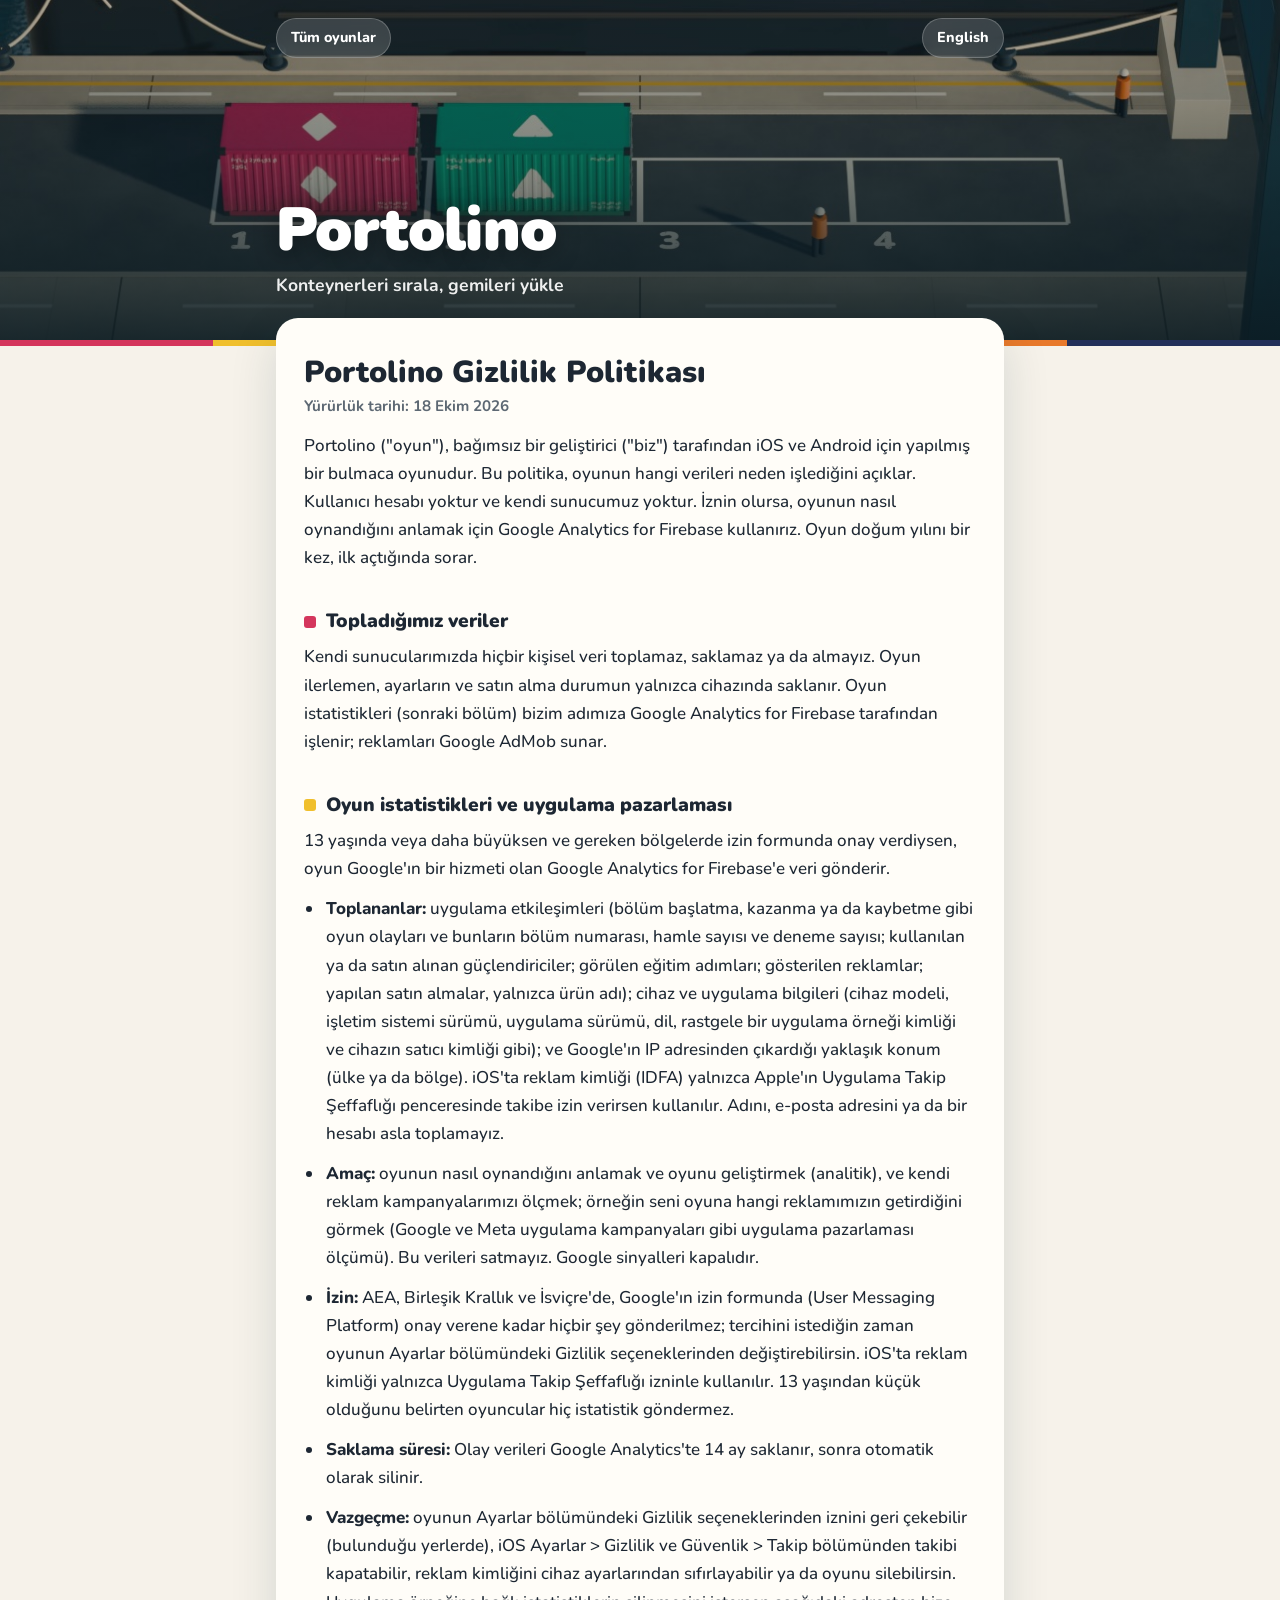
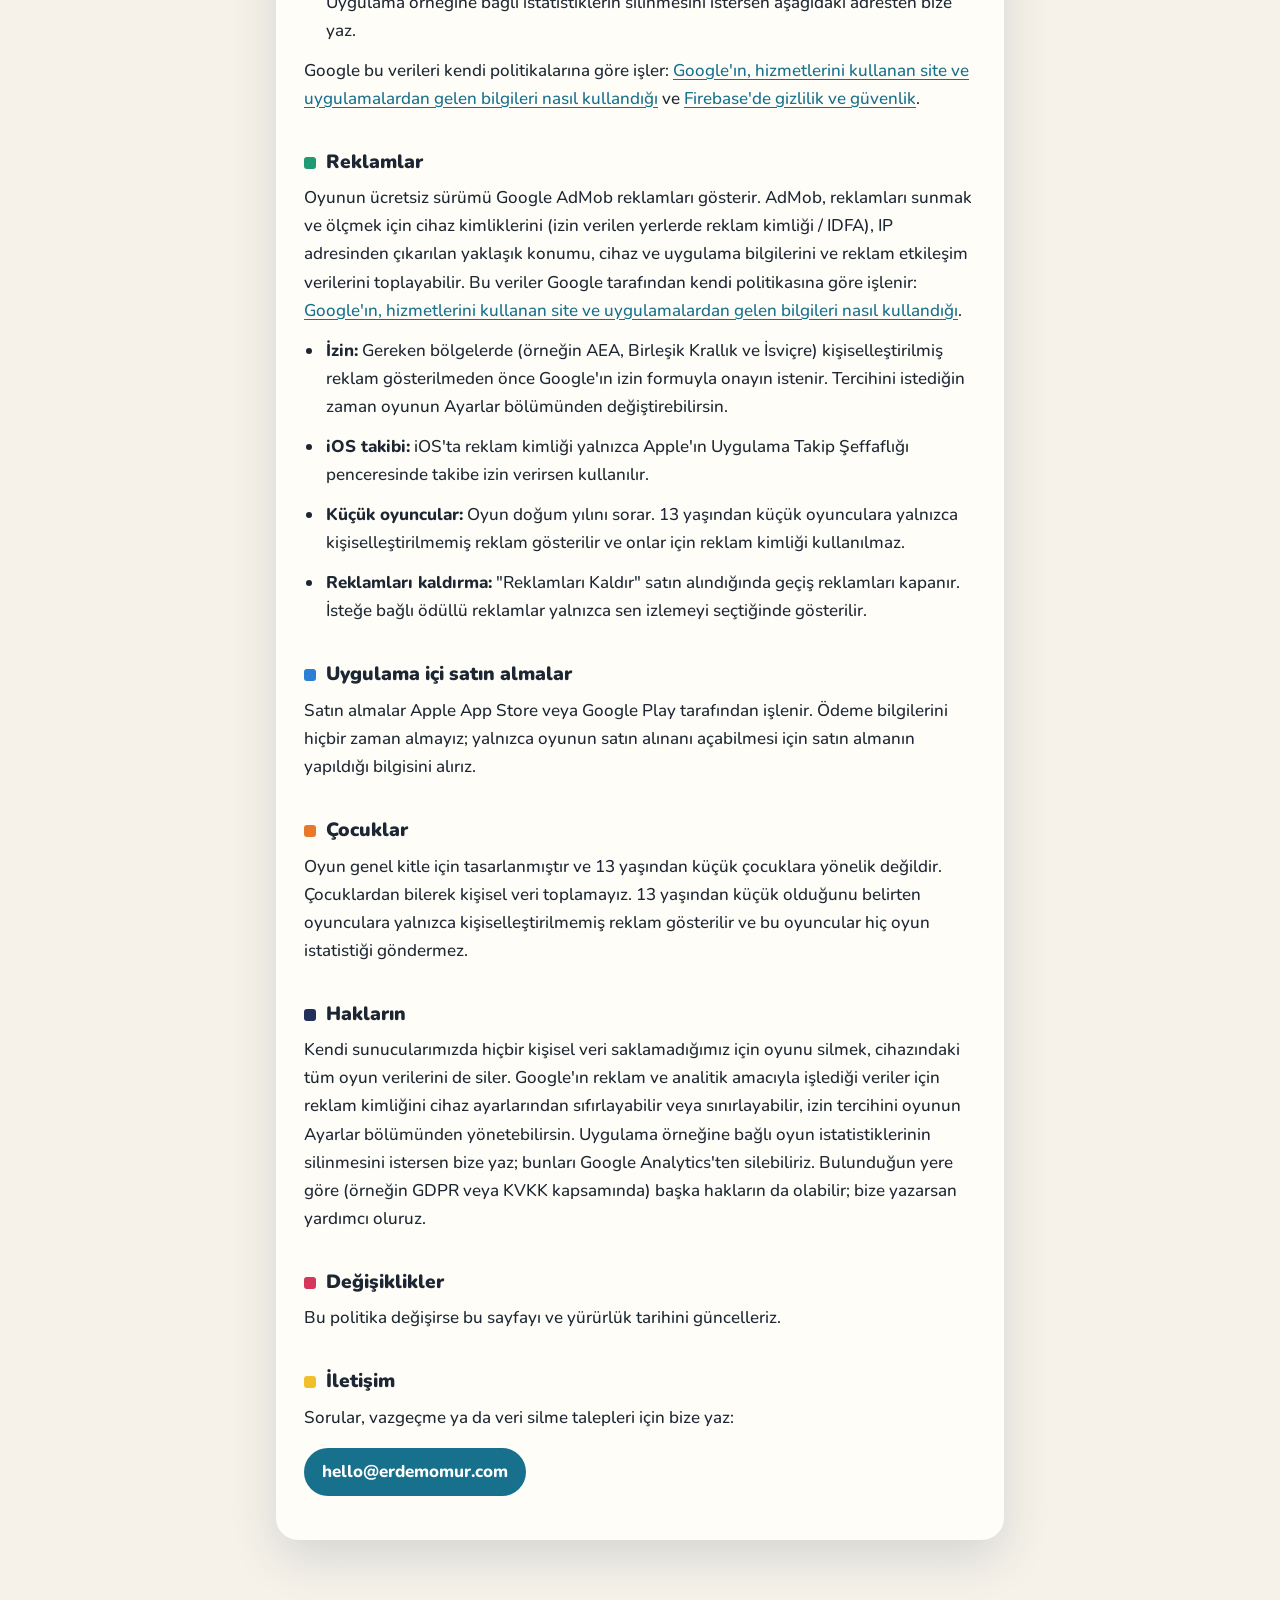
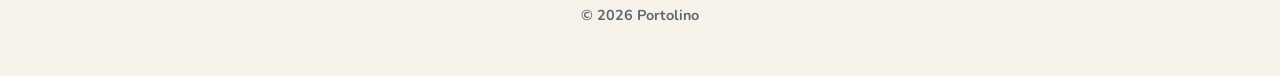
<file: portolino/tr/privacy/index.html>
<!doctype html>
<html lang="tr">
<head>
<meta charset="utf-8">
<meta name="viewport" content="width=device-width, initial-scale=1">
<title>Portolino Gizlilik Politikası</title>
<link rel="stylesheet" href="../../../assets/style.css">
</head>
<body>
<header class="hero" style="background-image: url('../../../assets/portolino/banner.jpg')">
<nav class="topbar"><a href="../../../">Tüm oyunlar</a><a href="../../privacy/">English</a></nav>
<div class="hero-inner">
<p class="wordmark">Portolino</p>
<p class="tagline">Konteynerleri sırala, gemileri yükle</p>
</div>
</header>
<div class="stripe"><span></span><span></span><span></span><span></span><span></span><span></span></div>
<main>
<article class="card">
<h1>Portolino Gizlilik Politikası</h1>
<p class="meta">Yürürlük tarihi: 18 Ekim 2026</p>

<p>Portolino ("oyun"), bağımsız bir geliştirici ("biz") tarafından iOS ve Android için yapılmış bir bulmaca oyunudur. Bu politika, oyunun hangi verileri neden işlediğini açıklar. Kullanıcı hesabı yoktur ve kendi sunucumuz yoktur. İznin olursa, oyunun nasıl oynandığını anlamak için Google Analytics for Firebase kullanırız. Oyun doğum yılını bir kez, ilk açtığında sorar.</p>

<h2>Topladığımız veriler</h2>
<p>Kendi sunucularımızda hiçbir kişisel veri toplamaz, saklamaz ya da almayız. Oyun ilerlemen, ayarların ve satın alma durumun yalnızca cihazında saklanır. Oyun istatistikleri (sonraki bölüm) bizim adımıza Google Analytics for Firebase tarafından işlenir; reklamları Google AdMob sunar.</p>

<h2>Oyun istatistikleri ve uygulama pazarlaması</h2>
<p>13 yaşında veya daha büyüksen ve gereken bölgelerde izin formunda onay verdiysen, oyun Google'ın bir hizmeti olan Google Analytics for Firebase'e veri gönderir.</p>
<ul>
  <li><strong>Toplananlar:</strong> uygulama etkileşimleri (bölüm başlatma, kazanma ya da kaybetme gibi oyun olayları ve bunların bölüm numarası, hamle sayısı ve deneme sayısı; kullanılan ya da satın alınan güçlendiriciler; görülen eğitim adımları; gösterilen reklamlar; yapılan satın almalar, yalnızca ürün adı); cihaz ve uygulama bilgileri (cihaz modeli, işletim sistemi sürümü, uygulama sürümü, dil, rastgele bir uygulama örneği kimliği ve cihazın satıcı kimliği gibi); ve Google'ın IP adresinden çıkardığı yaklaşık konum (ülke ya da bölge). iOS'ta reklam kimliği (IDFA) yalnızca Apple'ın Uygulama Takip Şeffaflığı penceresinde takibe izin verirsen kullanılır. Adını, e-posta adresini ya da bir hesabı asla toplamayız.</li>
  <li><strong>Amaç:</strong> oyunun nasıl oynandığını anlamak ve oyunu geliştirmek (analitik), ve kendi reklam kampanyalarımızı ölçmek; örneğin seni oyuna hangi reklamımızın getirdiğini görmek (Google ve Meta uygulama kampanyaları gibi uygulama pazarlaması ölçümü). Bu verileri satmayız. Google sinyalleri kapalıdır.</li>
  <li><strong>İzin:</strong> AEA, Birleşik Krallık ve İsviçre'de, Google'ın izin formunda (User Messaging Platform) onay verene kadar hiçbir şey gönderilmez; tercihini istediğin zaman oyunun Ayarlar bölümündeki Gizlilik seçeneklerinden değiştirebilirsin. iOS'ta reklam kimliği yalnızca Uygulama Takip Şeffaflığı izninle kullanılır. 13 yaşından küçük olduğunu belirten oyuncular hiç istatistik göndermez.</li>
  <li><strong>Saklama süresi:</strong> Olay verileri Google Analytics'te 14 ay saklanır, sonra otomatik olarak silinir.</li>
  <li><strong>Vazgeçme:</strong> oyunun Ayarlar bölümündeki Gizlilik seçeneklerinden iznini geri çekebilir (bulunduğu yerlerde), iOS Ayarlar &gt; Gizlilik ve Güvenlik &gt; Takip bölümünden takibi kapatabilir, reklam kimliğini cihaz ayarlarından sıfırlayabilir ya da oyunu silebilirsin. Uygulama örneğine bağlı istatistiklerin silinmesini istersen aşağıdaki adresten bize yaz.</li>
</ul>
<p>Google bu verileri kendi politikalarına göre işler: <a href="https://policies.google.com/technologies/partner-sites">Google'ın, hizmetlerini kullanan site ve uygulamalardan gelen bilgileri nasıl kullandığı</a> ve <a href="https://firebase.google.com/support/privacy">Firebase'de gizlilik ve güvenlik</a>.</p>

<h2>Reklamlar</h2>
<p>Oyunun ücretsiz sürümü Google AdMob reklamları gösterir. AdMob, reklamları sunmak ve ölçmek için cihaz kimliklerini (izin verilen yerlerde reklam kimliği / IDFA), IP adresinden çıkarılan yaklaşık konumu, cihaz ve uygulama bilgilerini ve reklam etkileşim verilerini toplayabilir. Bu veriler Google tarafından kendi politikasına göre işlenir: <a href="https://policies.google.com/technologies/ads">Google'ın, hizmetlerini kullanan site ve uygulamalardan gelen bilgileri nasıl kullandığı</a>.</p>
<ul>
  <li><strong>İzin:</strong> Gereken bölgelerde (örneğin AEA, Birleşik Krallık ve İsviçre) kişiselleştirilmiş reklam gösterilmeden önce Google'ın izin formuyla onayın istenir. Tercihini istediğin zaman oyunun Ayarlar bölümünden değiştirebilirsin.</li>
  <li><strong>iOS takibi:</strong> iOS'ta reklam kimliği yalnızca Apple'ın Uygulama Takip Şeffaflığı penceresinde takibe izin verirsen kullanılır.</li>
  <li><strong>Küçük oyuncular:</strong> Oyun doğum yılını sorar. 13 yaşından küçük oyunculara yalnızca kişiselleştirilmemiş reklam gösterilir ve onlar için reklam kimliği kullanılmaz.</li>
  <li><strong>Reklamları kaldırma:</strong> "Reklamları Kaldır" satın alındığında geçiş reklamları kapanır. İsteğe bağlı ödüllü reklamlar yalnızca sen izlemeyi seçtiğinde gösterilir.</li>
</ul>

<h2>Uygulama içi satın almalar</h2>
<p>Satın almalar Apple App Store veya Google Play tarafından işlenir. Ödeme bilgilerini hiçbir zaman almayız; yalnızca oyunun satın alınanı açabilmesi için satın almanın yapıldığı bilgisini alırız.</p>

<h2>Çocuklar</h2>
<p>Oyun genel kitle için tasarlanmıştır ve 13 yaşından küçük çocuklara yönelik değildir. Çocuklardan bilerek kişisel veri toplamayız. 13 yaşından küçük olduğunu belirten oyunculara yalnızca kişiselleştirilmemiş reklam gösterilir ve bu oyuncular hiç oyun istatistiği göndermez.</p>

<h2>Hakların</h2>
<p>Kendi sunucularımızda hiçbir kişisel veri saklamadığımız için oyunu silmek, cihazındaki tüm oyun verilerini de siler. Google'ın reklam ve analitik amacıyla işlediği veriler için reklam kimliğini cihaz ayarlarından sıfırlayabilir veya sınırlayabilir, izin tercihini oyunun Ayarlar bölümünden yönetebilirsin. Uygulama örneğine bağlı oyun istatistiklerinin silinmesini istersen bize yaz; bunları Google Analytics'ten silebiliriz. Bulunduğun yere göre (örneğin GDPR veya KVKK kapsamında) başka hakların da olabilir; bize yazarsan yardımcı oluruz.</p>

<h2>Değişiklikler</h2>
<p>Bu politika değişirse bu sayfayı ve yürürlük tarihini güncelleriz.</p>

<h2>İletişim</h2>
<p>Sorular, vazgeçme ya da veri silme talepleri için bize yaz:</p>
<p><a class="contact" href="mailto:hello@erdemomur.com">hello@erdemomur.com</a></p>
</article>
</main>
<footer>© 2026 Portolino</footer>
</body>
</html>
</file>
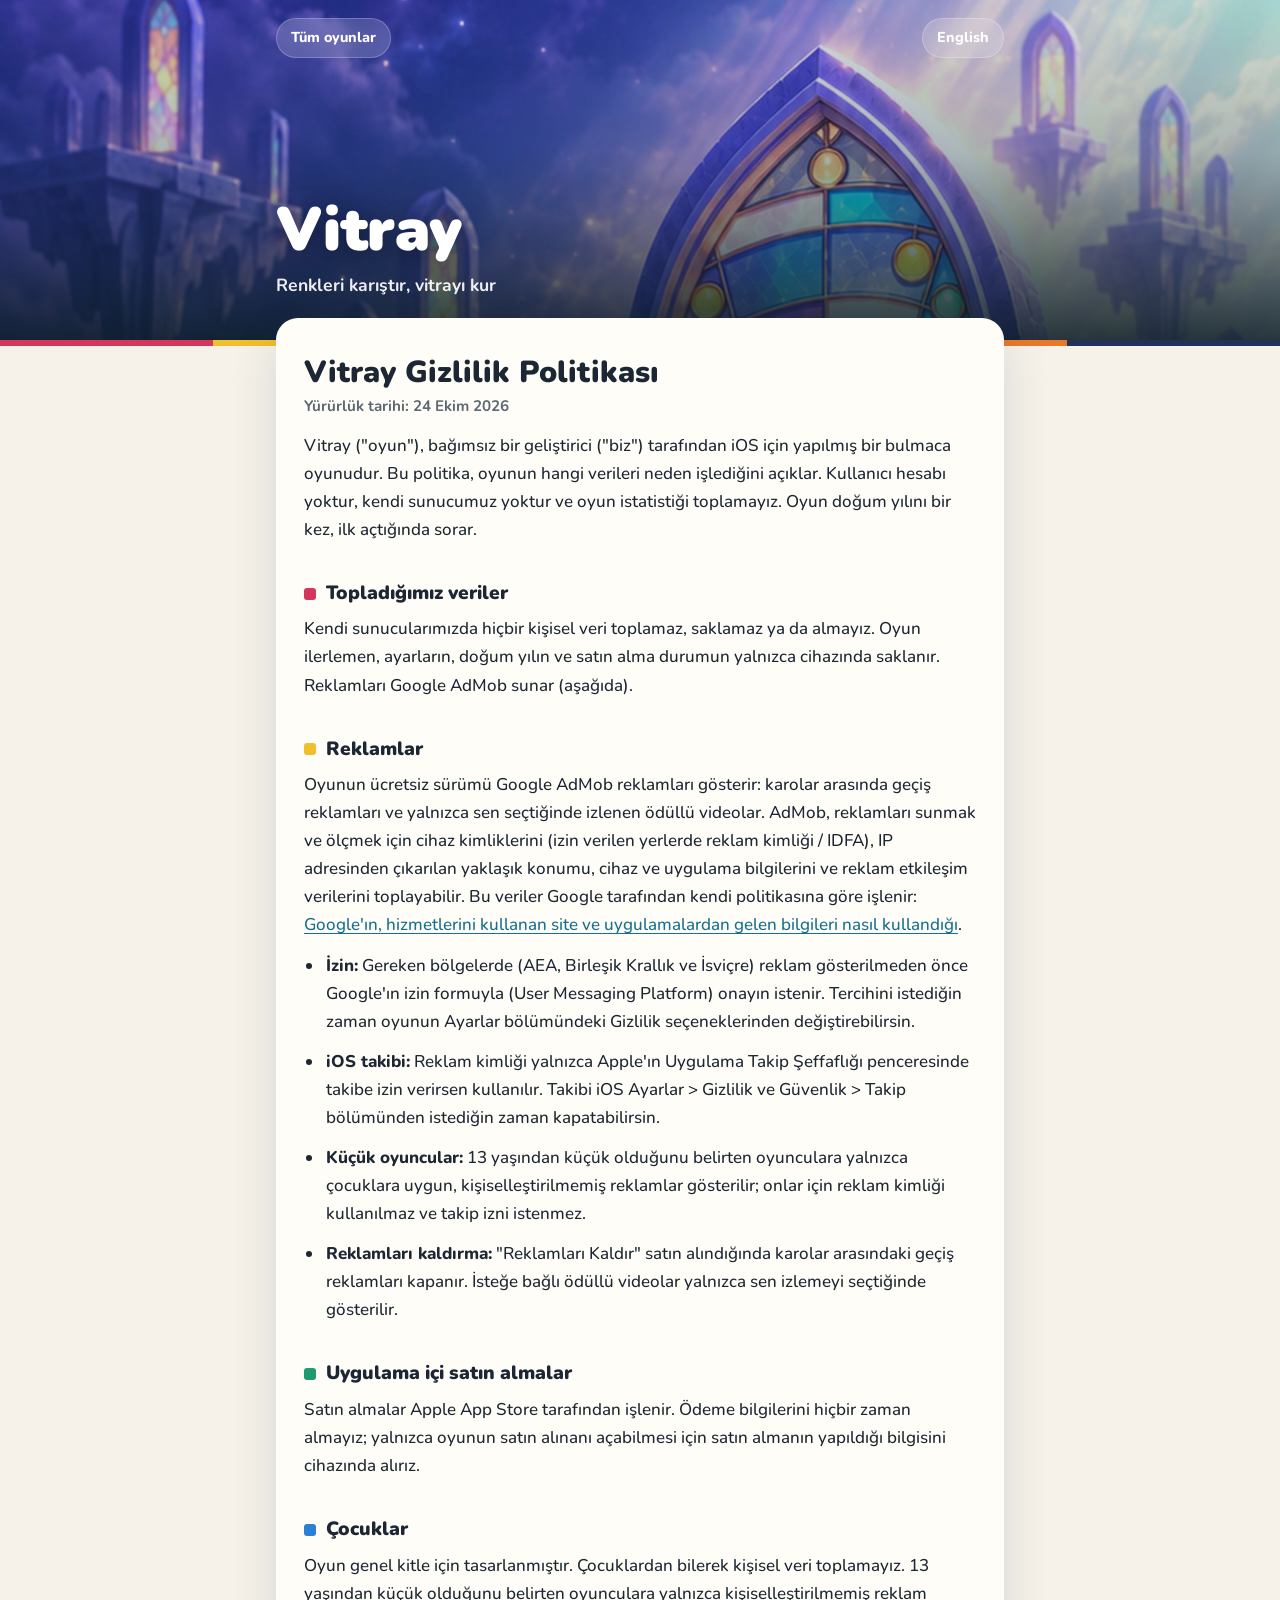
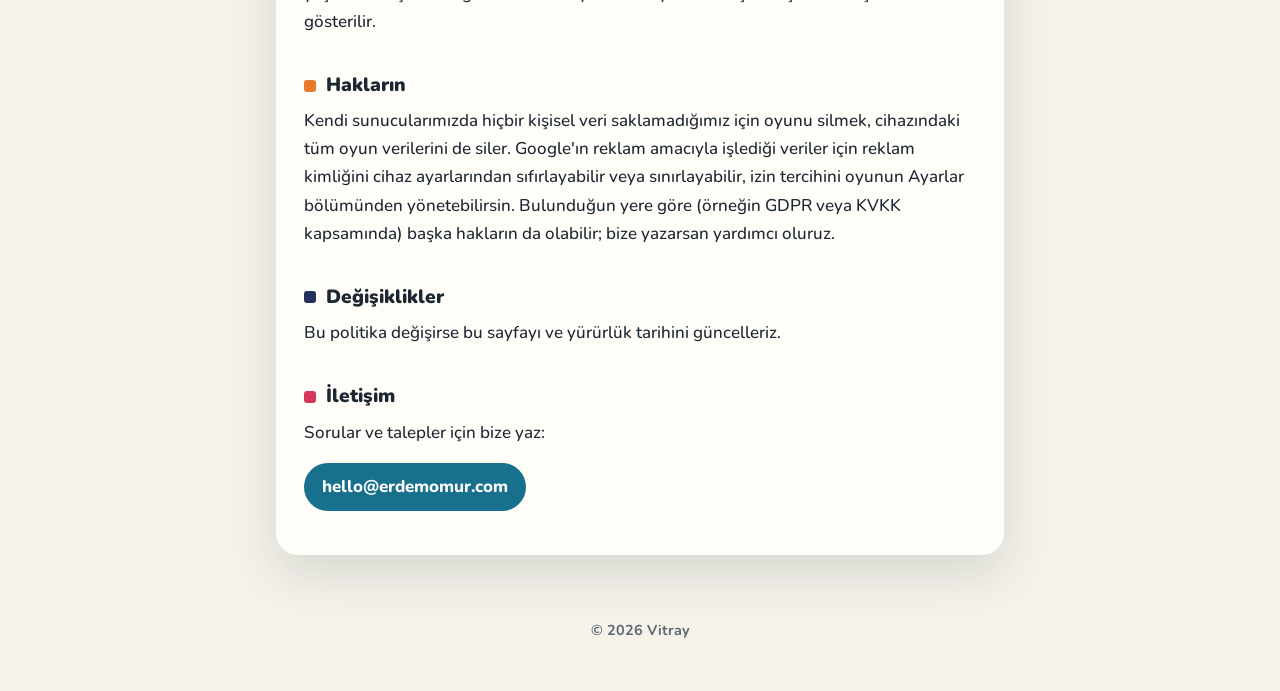
<file: vitray/tr/privacy/index.html>
<!doctype html>
<html lang="tr">
<head>
<meta charset="utf-8">
<meta name="viewport" content="width=device-width, initial-scale=1">
<title>Vitray Gizlilik Politikası</title>
<link rel="stylesheet" href="../../../assets/style.css">
</head>
<body>
<header class="hero" style="background-image: url('../../../assets/vitray/banner.jpg')">
<nav class="topbar"><a href="../../../">Tüm oyunlar</a><a href="../../privacy/">English</a></nav>
<div class="hero-inner">
<p class="wordmark">Vitray</p>
<p class="tagline">Renkleri karıştır, vitrayı kur</p>
</div>
</header>
<div class="stripe"><span></span><span></span><span></span><span></span><span></span><span></span></div>
<main>
<article class="card">
<h1>Vitray Gizlilik Politikası</h1>
<p class="meta">Yürürlük tarihi: 24 Ekim 2026</p>

<p>Vitray ("oyun"), bağımsız bir geliştirici ("biz") tarafından iOS için yapılmış bir bulmaca oyunudur. Bu politika, oyunun hangi verileri neden işlediğini açıklar. Kullanıcı hesabı yoktur, kendi sunucumuz yoktur ve oyun istatistiği toplamayız. Oyun doğum yılını bir kez, ilk açtığında sorar.</p>

<h2>Topladığımız veriler</h2>
<p>Kendi sunucularımızda hiçbir kişisel veri toplamaz, saklamaz ya da almayız. Oyun ilerlemen, ayarların, doğum yılın ve satın alma durumun yalnızca cihazında saklanır. Reklamları Google AdMob sunar (aşağıda).</p>

<h2>Reklamlar</h2>
<p>Oyunun ücretsiz sürümü Google AdMob reklamları gösterir: karolar arasında geçiş reklamları ve yalnızca sen seçtiğinde izlenen ödüllü videolar. AdMob, reklamları sunmak ve ölçmek için cihaz kimliklerini (izin verilen yerlerde reklam kimliği / IDFA), IP adresinden çıkarılan yaklaşık konumu, cihaz ve uygulama bilgilerini ve reklam etkileşim verilerini toplayabilir. Bu veriler Google tarafından kendi politikasına göre işlenir: <a href="https://policies.google.com/technologies/partner-sites">Google'ın, hizmetlerini kullanan site ve uygulamalardan gelen bilgileri nasıl kullandığı</a>.</p>
<ul>
  <li><strong>İzin:</strong> Gereken bölgelerde (AEA, Birleşik Krallık ve İsviçre) reklam gösterilmeden önce Google'ın izin formuyla (User Messaging Platform) onayın istenir. Tercihini istediğin zaman oyunun Ayarlar bölümündeki Gizlilik seçeneklerinden değiştirebilirsin.</li>
  <li><strong>iOS takibi:</strong> Reklam kimliği yalnızca Apple'ın Uygulama Takip Şeffaflığı penceresinde takibe izin verirsen kullanılır. Takibi iOS Ayarlar &gt; Gizlilik ve Güvenlik &gt; Takip bölümünden istediğin zaman kapatabilirsin.</li>
  <li><strong>Küçük oyuncular:</strong> 13 yaşından küçük olduğunu belirten oyunculara yalnızca çocuklara uygun, kişiselleştirilmemiş reklamlar gösterilir; onlar için reklam kimliği kullanılmaz ve takip izni istenmez.</li>
  <li><strong>Reklamları kaldırma:</strong> "Reklamları Kaldır" satın alındığında karolar arasındaki geçiş reklamları kapanır. İsteğe bağlı ödüllü videolar yalnızca sen izlemeyi seçtiğinde gösterilir.</li>
</ul>

<h2>Uygulama içi satın almalar</h2>
<p>Satın almalar Apple App Store tarafından işlenir. Ödeme bilgilerini hiçbir zaman almayız; yalnızca oyunun satın alınanı açabilmesi için satın almanın yapıldığı bilgisini cihazında alırız.</p>

<h2>Çocuklar</h2>
<p>Oyun genel kitle için tasarlanmıştır. Çocuklardan bilerek kişisel veri toplamayız. 13 yaşından küçük olduğunu belirten oyunculara yalnızca kişiselleştirilmemiş reklam gösterilir.</p>

<h2>Hakların</h2>
<p>Kendi sunucularımızda hiçbir kişisel veri saklamadığımız için oyunu silmek, cihazındaki tüm oyun verilerini de siler. Google'ın reklam amacıyla işlediği veriler için reklam kimliğini cihaz ayarlarından sıfırlayabilir veya sınırlayabilir, izin tercihini oyunun Ayarlar bölümünden yönetebilirsin. Bulunduğun yere göre (örneğin GDPR veya KVKK kapsamında) başka hakların da olabilir; bize yazarsan yardımcı oluruz.</p>

<h2>Değişiklikler</h2>
<p>Bu politika değişirse bu sayfayı ve yürürlük tarihini güncelleriz.</p>

<h2>İletişim</h2>
<p>Sorular ve talepler için bize yaz:</p>
<p><a class="contact" href="mailto:hello@erdemomur.com">hello@erdemomur.com</a></p>
</article>
</main>
<footer>© 2026 Vitray</footer>
</body>
</html>
</file>
<file: assets/style.css>
@font-face {
  font-family: "Nunito";
  src: url("fonts/Nunito-VariableFont_wght.ttf") format("truetype");
  font-weight: 200 1000;
  font-display: swap;
}

:root {
  --paper: #f6f2ea;
  --card: #fffdf8;
  --ink: #1d2733;
  --muted: #5d6873;
  --harbor: #16495a;
  --harbor-deep: #0e2f3b;
  --accent: #17708c;
  --rule: #e6dfd2;
  --shadow: 0 18px 48px rgba(14, 47, 59, 0.14);
  --c-red: #d4365c;
  --c-green: #1f9a72;
  --c-yellow: #f0bf2c;
  --c-blue: #2b7fd4;
  --c-navy: #23305a;
  --c-orange: #e8792b;
}
@media (prefers-color-scheme: dark) {
  :root {
    --paper: #0d1a21;
    --card: #13242d;
    --ink: #e8edf0;
    --muted: #9fb0ba;
    --accent: #6cc6e0;
    --rule: #22363f;
    --shadow: 0 18px 48px rgba(0, 0, 0, 0.4);
  }
}

* { box-sizing: border-box; }
html { -webkit-text-size-adjust: 100%; }
body {
  margin: 0;
  background: var(--paper);
  color: var(--ink);
  font: 17px/1.65 "Nunito", -apple-system, BlinkMacSystemFont, "Segoe UI", Roboto, sans-serif;
  font-weight: 500;
}
a { color: var(--accent); text-underline-offset: 3px; }

.hero {
  position: relative;
  min-height: 340px;
  display: flex;
  align-items: flex-end;
  color: #fff;
  background-color: var(--harbor-deep);
  background-position: center 30%;
  background-size: cover;
  background-repeat: no-repeat;
}
.hero::before {
  content: "";
  position: absolute;
  inset: 0;
  background: linear-gradient(180deg, rgba(14, 47, 59, 0.15) 0%, rgba(14, 47, 59, 0.35) 45%, rgba(10, 28, 36, 0.88) 100%);
}
.hero-inner {
  position: relative;
  width: 100%;
  max-width: 760px;
  margin: 0 auto;
  padding: 24px 16px 40px;
}
.topbar {
  position: absolute;
  top: 0;
  left: 0;
  right: 0;
  z-index: 1;
  display: flex;
  justify-content: space-between;
  max-width: 760px;
  margin: 0 auto;
  padding: 18px 16px;
}
.topbar a {
  color: #fff;
  text-decoration: none;
  font-weight: 800;
  font-size: 0.9rem;
  padding: 7px 14px;
  border-radius: 999px;
  background: rgba(255, 255, 255, 0.16);
  backdrop-filter: blur(10px);
  -webkit-backdrop-filter: blur(10px);
  border: 1px solid rgba(255, 255, 255, 0.22);
}
.wordmark {
  margin: 0;
  font-weight: 1000;
  font-size: clamp(2.6rem, 9vw, 3.8rem);
  line-height: 1;
  letter-spacing: -0.01em;
  text-shadow: 0 4px 24px rgba(0, 0, 0, 0.35);
}
.tagline {
  margin: 10px 0 0;
  font-weight: 700;
  font-size: 1.1rem;
  opacity: 0.92;
}

.stripe {
  display: flex;
  height: 6px;
}
.stripe span { flex: 1; }
.stripe span:nth-child(1) { background: var(--c-red); }
.stripe span:nth-child(2) { background: var(--c-yellow); }
.stripe span:nth-child(3) { background: var(--c-green); }
.stripe span:nth-child(4) { background: var(--c-blue); }
.stripe span:nth-child(5) { background: var(--c-orange); }
.stripe span:nth-child(6) { background: var(--c-navy); }

main {
  max-width: 760px;
  margin: -28px auto 0;
  padding: 0 16px 64px;
  position: relative;
}
.card {
  background: var(--card);
  border-radius: 22px;
  box-shadow: var(--shadow);
  padding: 36px 28px 32px;
}
@media (max-width: 520px) {
  .card { padding: 28px 20px 24px; border-radius: 18px; }
}
.card h1 {
  margin: 0 0 4px;
  font-weight: 900;
  font-size: 1.9rem;
  line-height: 1.2;
}
.meta { margin: 0 0 24px; color: var(--muted); font-weight: 700; font-size: 0.95rem; }
.card h2 {
  margin: 34px 0 6px;
  font-weight: 900;
  font-size: 1.2rem;
  display: flex;
  align-items: center;
  gap: 10px;
}
.card h2::before {
  content: "";
  width: 12px;
  height: 12px;
  border-radius: 3px;
  background: var(--accent);
  flex: none;
}
.card h2:nth-of-type(6n+1)::before { background: var(--c-red); }
.card h2:nth-of-type(6n+2)::before { background: var(--c-yellow); }
.card h2:nth-of-type(6n+3)::before { background: var(--c-green); }
.card h2:nth-of-type(6n+4)::before { background: var(--c-blue); }
.card h2:nth-of-type(6n+5)::before { background: var(--c-orange); }
.card h2:nth-of-type(6n+6)::before { background: var(--c-navy); }
.card p, .card li { margin: 0 0 12px; }
.card ul { padding-left: 20px; margin: 0 0 12px; }
.card li { padding-left: 2px; }
.card strong { font-weight: 800; }

.contact {
  display: inline-block;
  margin-top: 4px;
  font-weight: 800;
  padding: 10px 18px;
  border-radius: 999px;
  background: var(--accent);
  color: #fff;
  text-decoration: none;
}

.games { display: grid; gap: 20px; }
.game {
  display: grid;
  grid-template-columns: 140px 1fr;
  gap: 20px;
  align-items: center;
  background: var(--card);
  border-radius: 22px;
  box-shadow: var(--shadow);
  padding: 16px;
}
.game img {
  width: 140px;
  height: 140px;
  object-fit: cover;
  object-position: center 62%;
  border-radius: 28px;
  display: block;
}
.game h2 { margin: 0; font-weight: 900; font-size: 1.5rem; }
.game p { margin: 2px 0 10px; color: var(--muted); font-weight: 700; }
.links { display: flex; flex-wrap: wrap; gap: 8px; }
.links a {
  font-weight: 800;
  font-size: 0.9rem;
  text-decoration: none;
  padding: 7px 14px;
  border-radius: 999px;
  border: 1.5px solid var(--rule);
}
@media (max-width: 520px) {
  .game { grid-template-columns: 96px 1fr; gap: 14px; }
  .game img { width: 96px; height: 96px; border-radius: 22px; }
}

footer {
  max-width: 760px;
  margin: 0 auto;
  padding: 0 16px 48px;
  color: var(--muted);
  font-weight: 700;
  font-size: 0.9rem;
  text-align: center;
}
</file>
<file: assets/perilune/perilune.css>
/* Perilune pages: the game's night sky, pearl text and moonlit gold. */
:root {
  --ink: #070913;
  --ink-2: #0d1124;
  --panel: rgba(18, 22, 46, 0.72);
  --hairline: rgba(184, 196, 230, 0.16);
  --pearl: #f2ebdb;
  --pearl-dim: rgba(242, 235, 219, 0.78);
  --silver: #b8c4e6;
  --gold: #ffd17a;
  --gold-deep: #e9b45a;
  --violet: rgba(92, 72, 190, 0.32);
  --serif: ui-serif, "New York", "Iowan Old Style", Georgia, "Times New Roman", serif;
  --sans: -apple-system, BlinkMacSystemFont, "SF Pro Text", "Segoe UI", Roboto, sans-serif;
  color-scheme: dark;
}

* { box-sizing: border-box; }
html { -webkit-text-size-adjust: 100%; background: var(--ink); }
body {
  margin: 0;
  min-height: 100vh;
  color: var(--pearl-dim);
  font: 17px/1.7 var(--sans);
  background:
    radial-gradient(1200px 700px at 85% 10%, var(--violet), transparent 60%),
    radial-gradient(900px 600px at 0% 60%, rgba(60, 50, 150, 0.22), transparent 65%),
    var(--ink);
  background-attachment: fixed;
}
/* A quiet field of stars behind everything. */
body::before {
  content: "";
  position: fixed;
  inset: 0;
  pointer-events: none;
  opacity: 0.55;
  background-image:
    radial-gradient(1px 1px at 12% 18%, #fff 50%, transparent 51%),
    radial-gradient(1px 1px at 72% 8%, #fff 50%, transparent 51%),
    radial-gradient(1.4px 1.4px at 38% 42%, #f6e7c4 50%, transparent 51%),
    radial-gradient(1px 1px at 88% 36%, #fff 50%, transparent 51%),
    radial-gradient(1px 1px at 22% 74%, #dfe6ff 50%, transparent 51%),
    radial-gradient(1.4px 1.4px at 64% 66%, #fff 50%, transparent 51%),
    radial-gradient(1px 1px at 50% 92%, #fff 50%, transparent 51%),
    radial-gradient(1px 1px at 93% 84%, #f6e7c4 50%, transparent 51%),
    radial-gradient(1px 1px at 6% 46%, #fff 50%, transparent 51%);
  background-size: 420px 420px;
}
a { color: var(--gold); text-decoration-color: rgba(255, 209, 122, 0.4); text-underline-offset: 3px; }
a:hover { text-decoration-color: var(--gold); }

/* Hero */
.hero {
  position: relative;
  min-height: min(62vh, 520px);
  display: flex;
  flex-direction: column;
  justify-content: space-between;
}
/* The night fades into the page instead of ending at an edge. */
.hero::before {
  content: "";
  position: absolute;
  inset: 0;
  background: url("banner.jpg") var(--hero-x, center) 40% / cover no-repeat;
  -webkit-mask-image: linear-gradient(180deg, #000 55%, transparent 100%);
  mask-image: linear-gradient(180deg, #000 55%, transparent 100%);
}
.hero::after {
  content: "";
  position: absolute;
  inset: 0;
  background: linear-gradient(180deg, rgba(7, 9, 19, 0.55) 0%, rgba(7, 9, 19, 0) 28%, rgba(7, 9, 19, 0) 55%, rgba(7, 9, 19, 0.35) 100%);
}
.topbar, .hero-inner { position: relative; z-index: 1; }
.topbar {
  display: flex;
  justify-content: space-between;
  gap: 16px;
  padding: 18px 24px;
  font-size: 14px;
  letter-spacing: 0.04em;
}
.topbar a {
  color: var(--pearl);
  text-decoration: none;
  padding: 6px 14px;
  border: 1px solid var(--hairline);
  border-radius: 999px;
  background: rgba(7, 9, 19, 0.45);
  backdrop-filter: blur(8px);
  -webkit-backdrop-filter: blur(8px);
}
.topbar a:hover { border-color: rgba(255, 209, 122, 0.5); }
.hero-inner {
  max-width: 760px;
  width: 100%;
  margin: 0 auto;
  padding: 0 24px 34px;
  text-align: center;
}
.wordmark {
  margin: 0;
  font: 400 clamp(48px, 10vw, 84px)/1 var(--serif);
  letter-spacing: 0.08em;
  color: var(--gold);
  background: linear-gradient(180deg, #fff1cf 0%, var(--gold) 45%, var(--gold-deep) 100%);
  -webkit-background-clip: text;
  background-clip: text;
  -webkit-text-fill-color: transparent;
  text-shadow: 0 0 40px rgba(255, 209, 122, 0.18);
}
.tagline {
  margin: 14px 0 0;
  font-size: 12px;
  font-weight: 600;
  letter-spacing: 0.32em;
  text-transform: uppercase;
  color: var(--silver);
}

/* Content */
main { position: relative; max-width: 760px; margin: 0 auto; padding: 8px 20px 40px; }

.glance {
  display: grid;
  grid-template-columns: repeat(4, 1fr);
  gap: 12px;
  margin: 0 0 22px;
  padding: 0;
  list-style: none;
}
.glance li {
  display: flex;
  flex-direction: column;
  align-items: center;
  gap: 8px;
  padding: 16px 10px 14px;
  text-align: center;
  font-size: 13.5px;
  line-height: 1.35;
  color: var(--pearl);
  background: var(--panel);
  border: 1px solid var(--hairline);
  border-radius: 18px;
}
.glance svg { width: 26px; height: 26px; stroke: var(--gold); fill: none; stroke-width: 1.6; stroke-linecap: round; stroke-linejoin: round; }

.card {
  padding: clamp(24px, 5vw, 44px);
  background: var(--panel);
  border: 1px solid var(--hairline);
  border-radius: 26px;
  box-shadow: 0 30px 80px rgba(0, 0, 0, 0.45);
  backdrop-filter: blur(14px);
  -webkit-backdrop-filter: blur(14px);
}
h1, h2 { font-family: var(--serif); font-weight: 400; color: var(--pearl); }
h1 { margin: 0 0 4px; font-size: clamp(28px, 5vw, 36px); line-height: 1.2; }
h2 {
  margin: 34px 0 8px;
  font-size: 22px;
  line-height: 1.3;
  display: flex;
  align-items: flex-start;
  gap: 12px;
}
h2::before {
  content: "";
  width: 9px;
  height: 9px;
  flex: none;
  margin-top: calc(0.65em - 4.5px);
  border-radius: 50%;
  background: radial-gradient(circle at 35% 35%, #fff4d6, var(--gold) 55%, var(--gold-deep));
  box-shadow: 0 0 12px rgba(255, 209, 122, 0.55);
}
.meta { margin: 0 0 22px; font-size: 14px; letter-spacing: 0.04em; color: var(--silver); }
.lead { font-family: var(--serif); font-size: 19px; line-height: 1.6; color: var(--pearl); }
p { margin: 0 0 14px; }
ul { margin: 0 0 14px; padding-left: 1.2em; }
li { margin: 6px 0; }
li::marker { color: var(--gold); }
strong { color: var(--pearl); font-weight: 600; }
.contact {
  display: inline-block;
  margin-top: 4px;
  padding: 10px 22px;
  border-radius: 999px;
  font-weight: 600;
  color: #1a1407;
  text-decoration: none;
  background: linear-gradient(180deg, #ffe3a8, var(--gold) 55%, var(--gold-deep));
  box-shadow: 0 8px 30px rgba(255, 209, 122, 0.25);
}

footer {
  position: relative;
  padding: 10px 20px 46px;
  text-align: center;
  font-size: 13px;
  letter-spacing: 0.06em;
  color: rgba(184, 196, 230, 0.7);
}

@media (max-width: 620px) {
  body { font-size: 16px; }
  .hero { --hero-x: 20%; min-height: 440px; }
  .tagline { font-size: 11px; letter-spacing: 0.2em; }
  .glance { grid-template-columns: repeat(2, 1fr); }
  .topbar { padding: 14px 16px; }
  main { padding: 4px 16px 32px; }
  .card { padding: 24px 20px; border-radius: 22px; }
}
@media (prefers-reduced-transparency: reduce) {
  .card, .topbar a { backdrop-filter: none; -webkit-backdrop-filter: none; background: var(--ink-2); }
}
</file>
